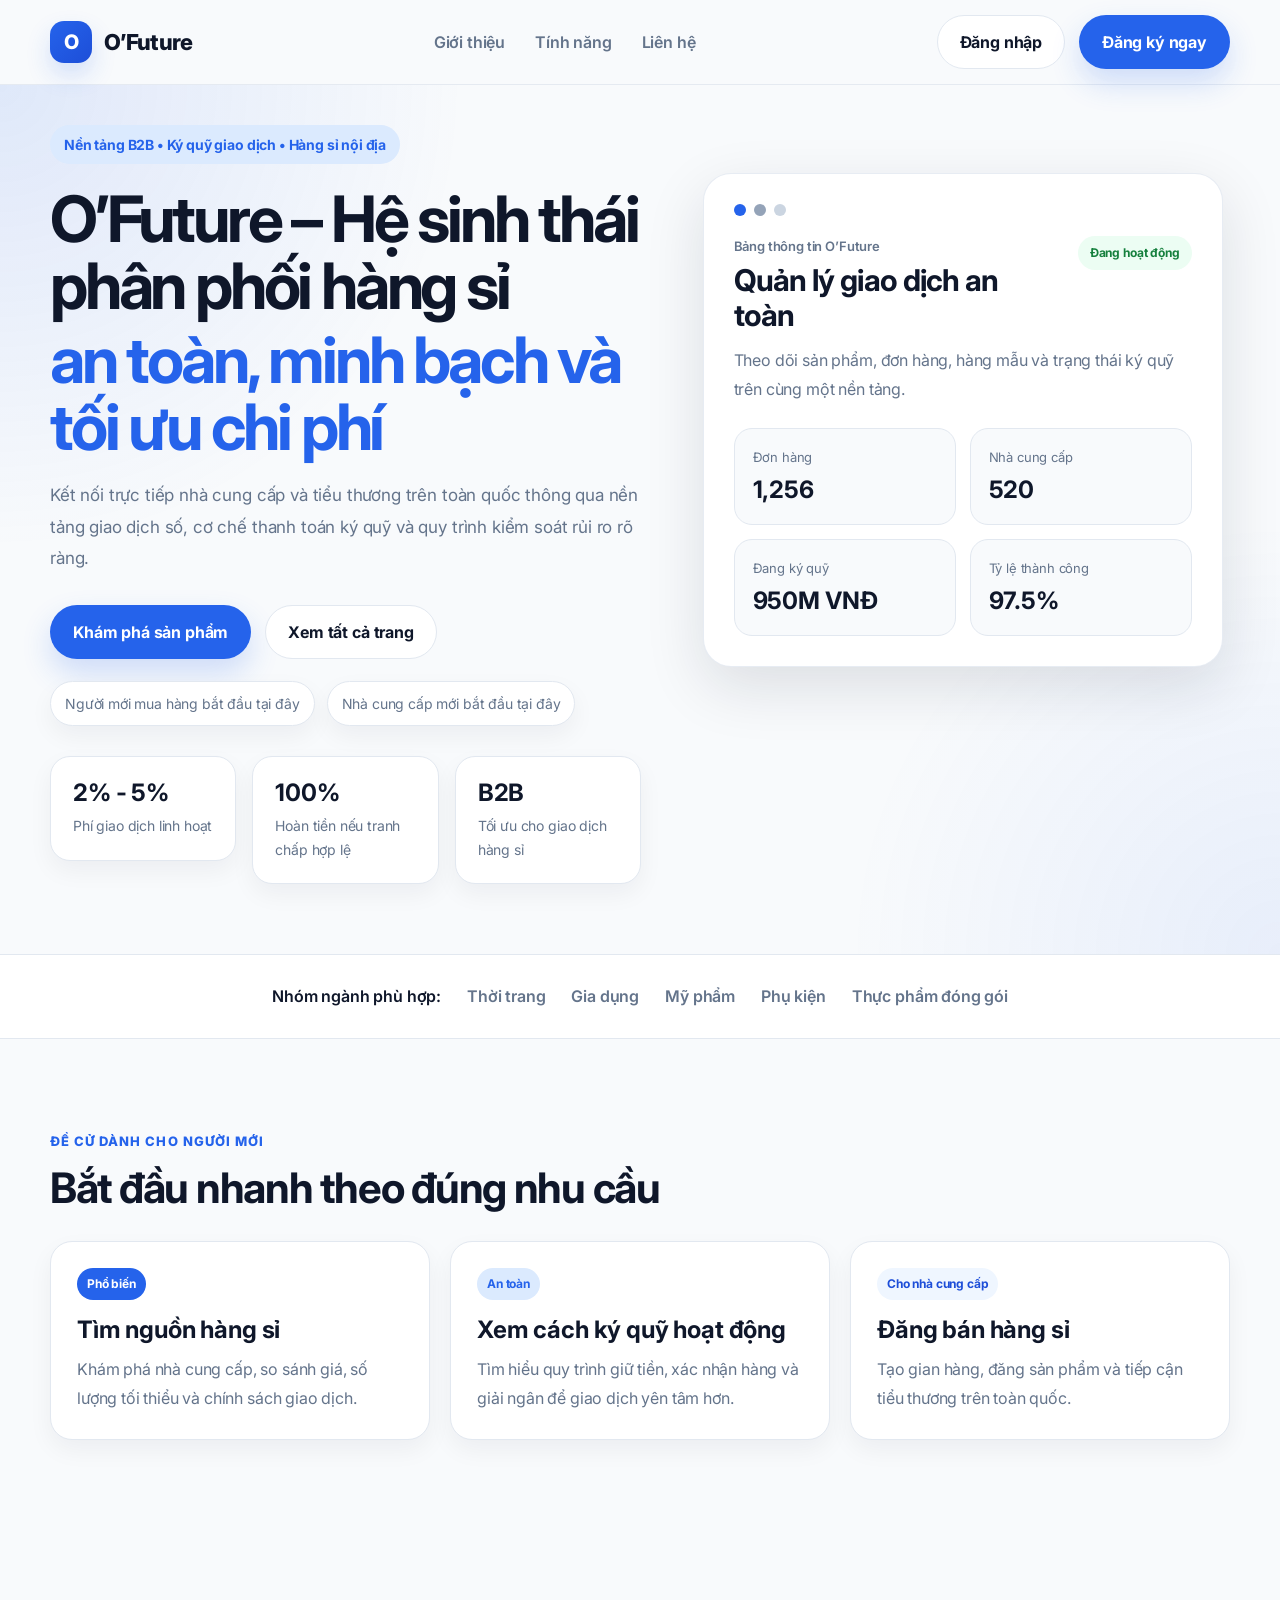
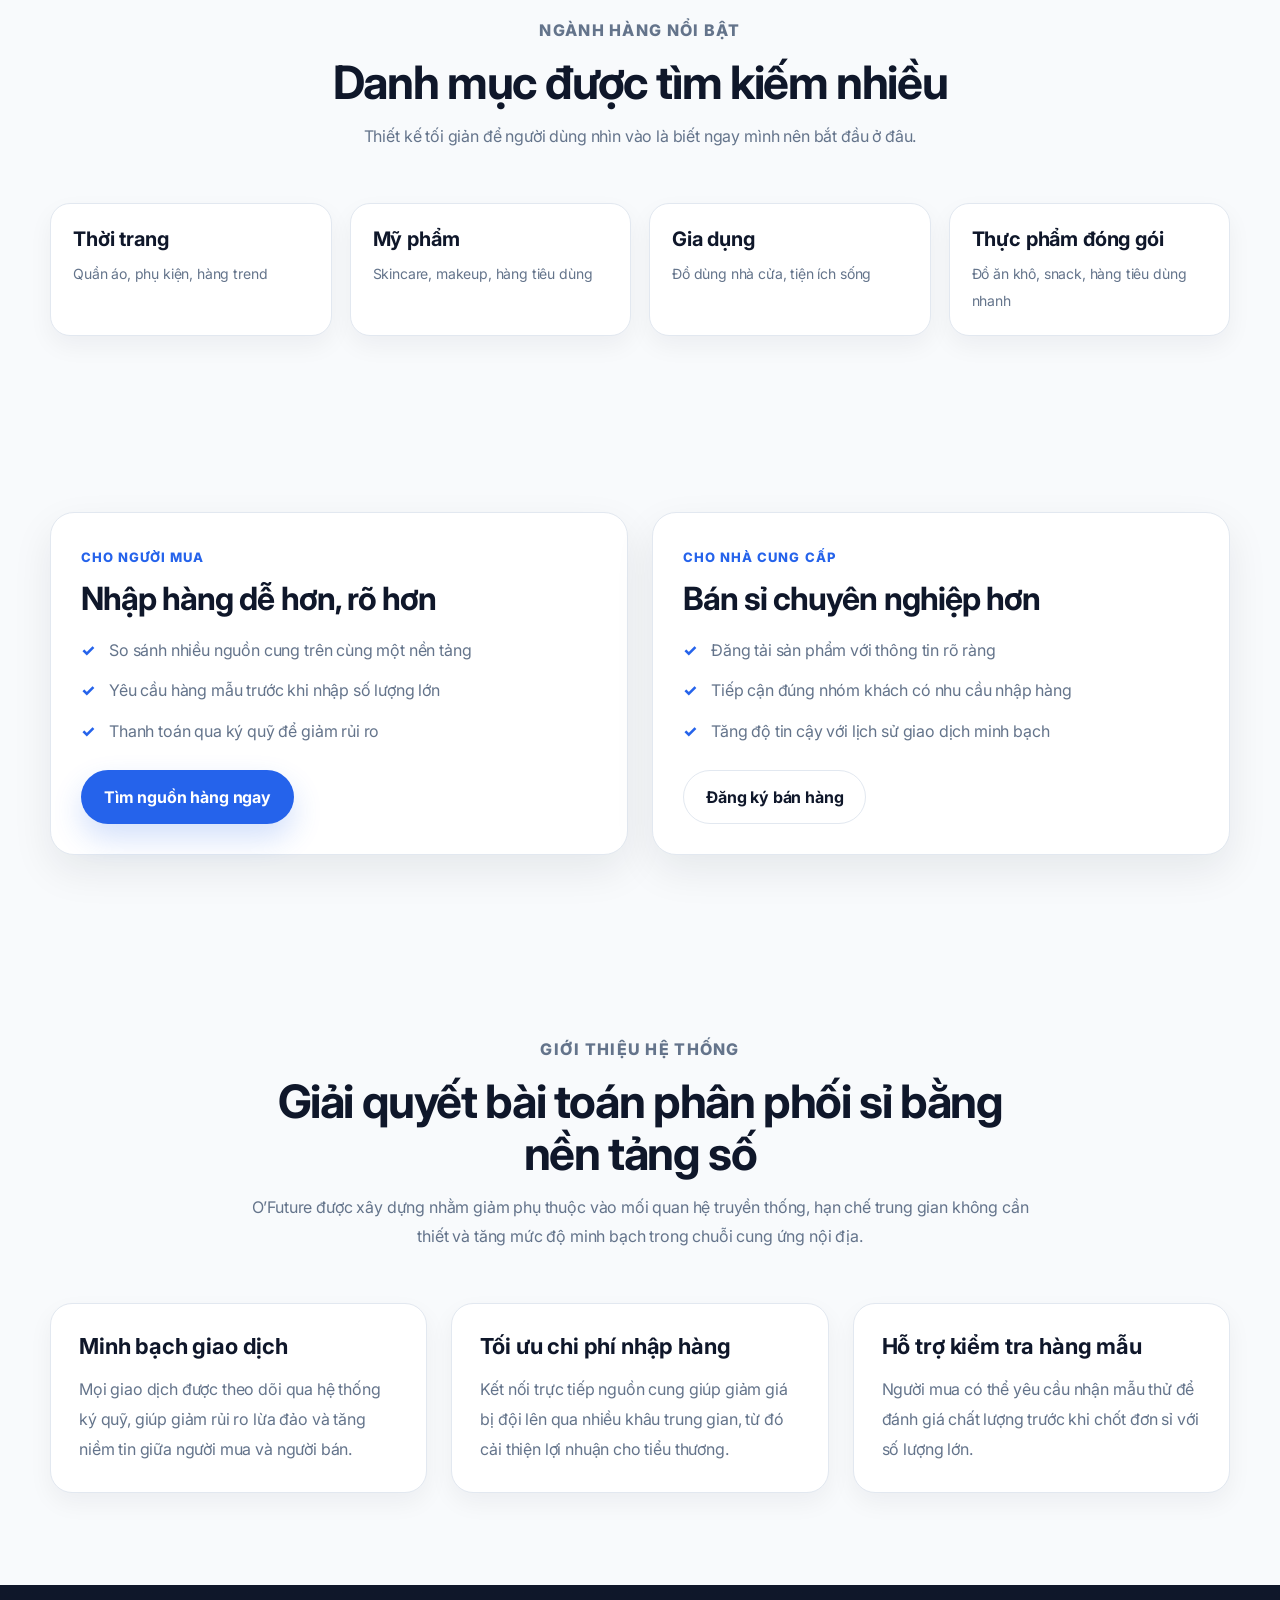
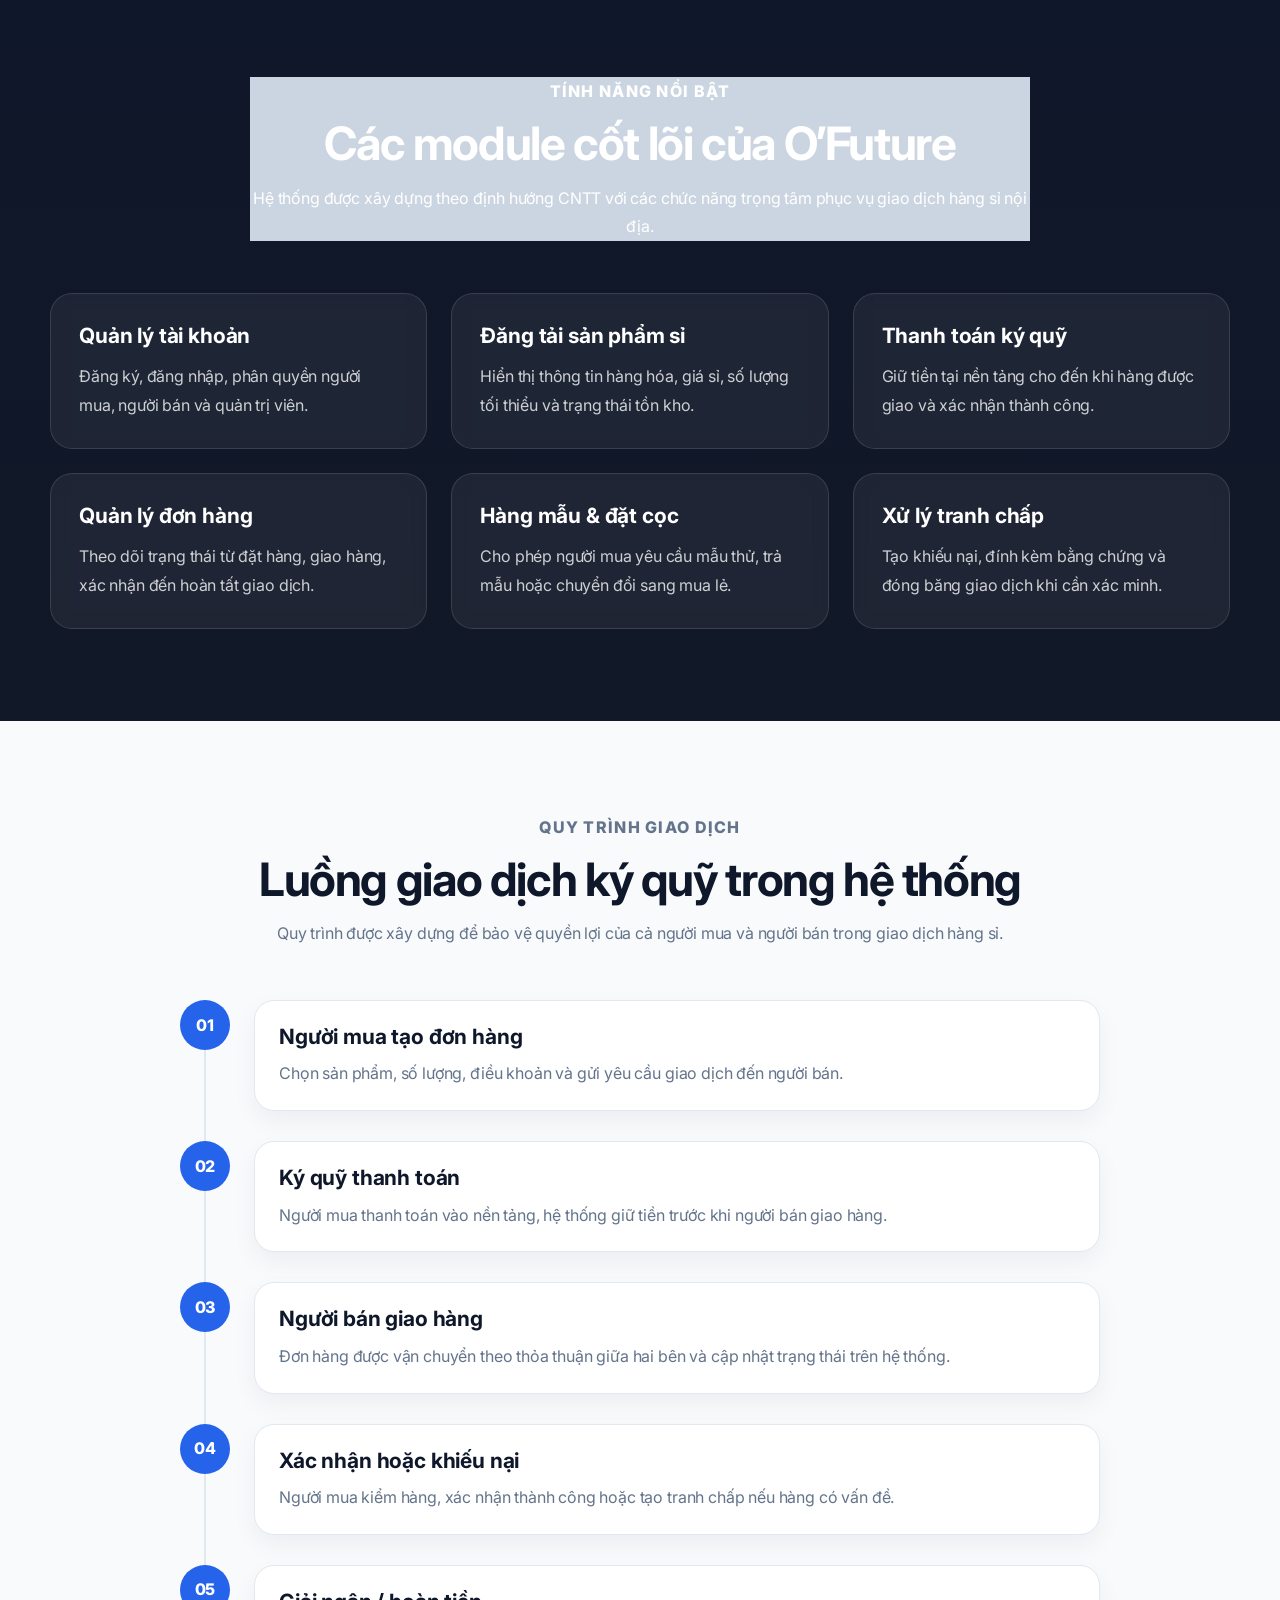
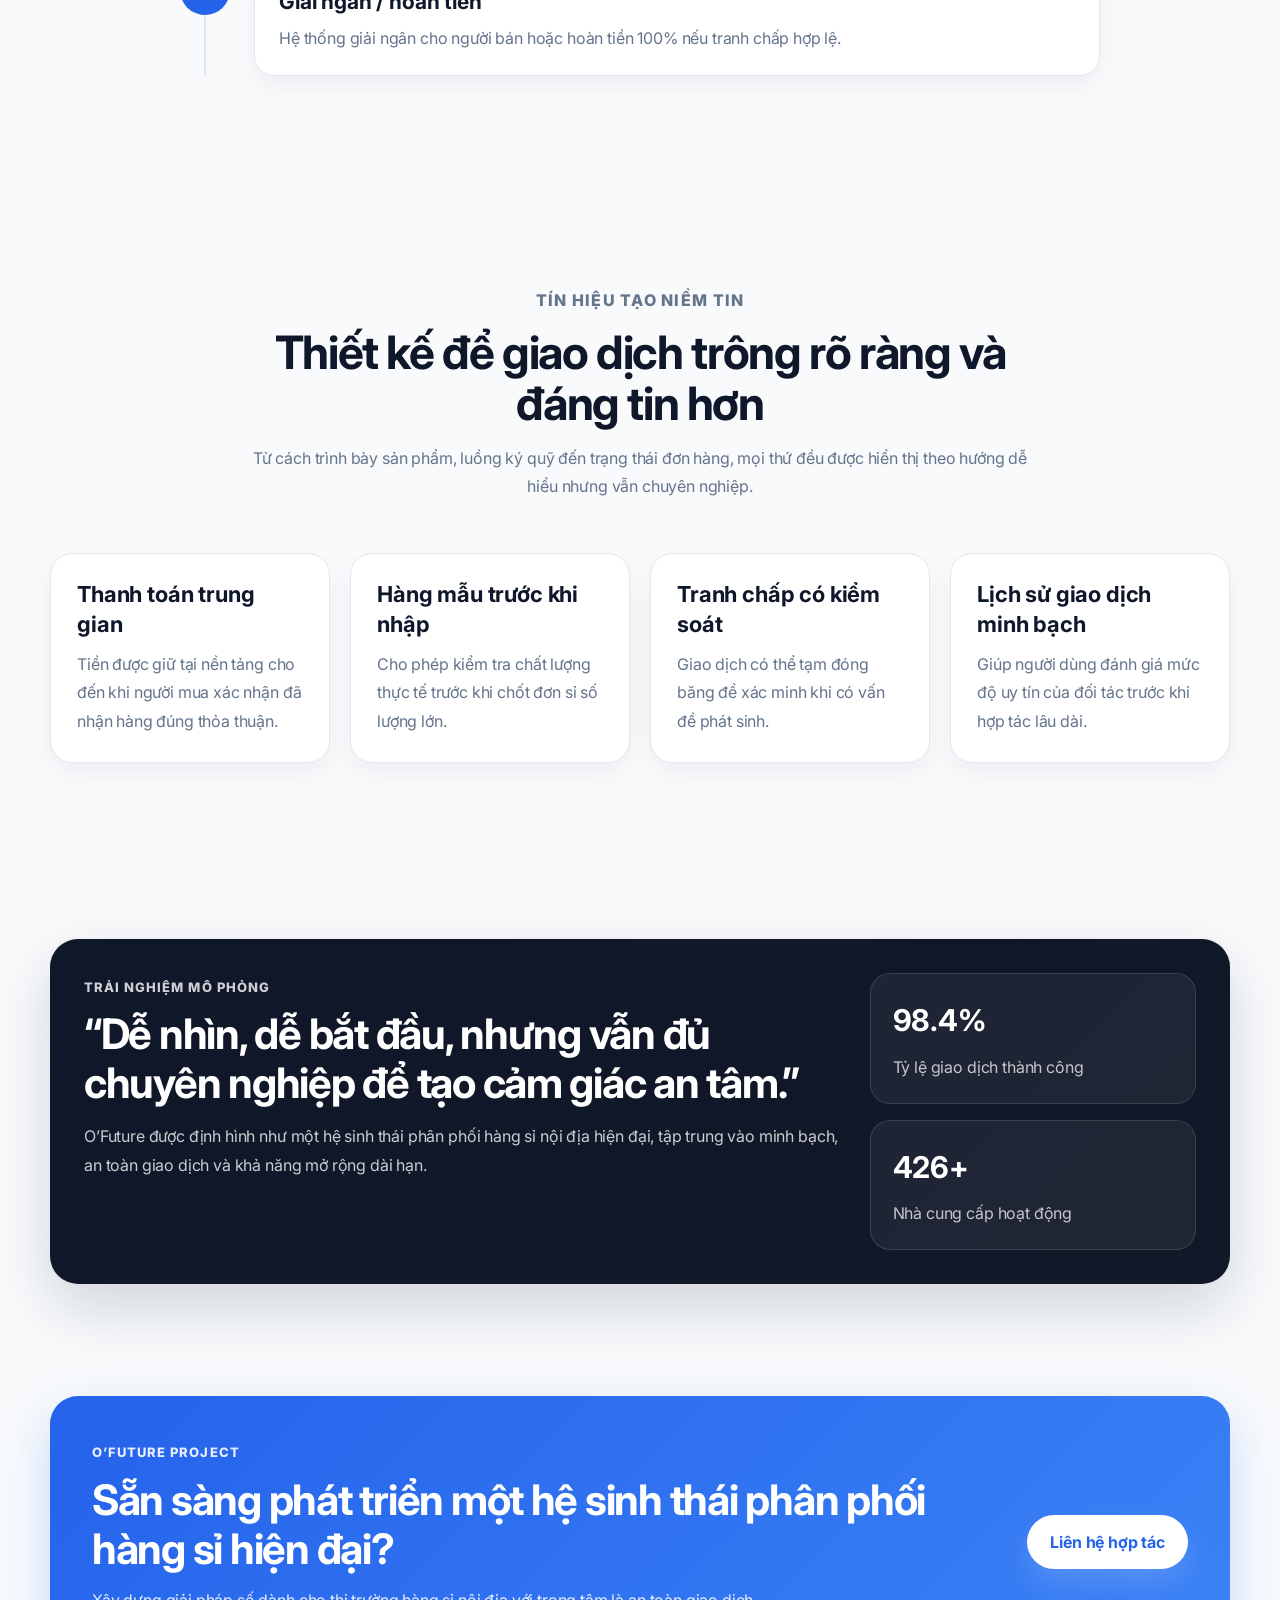
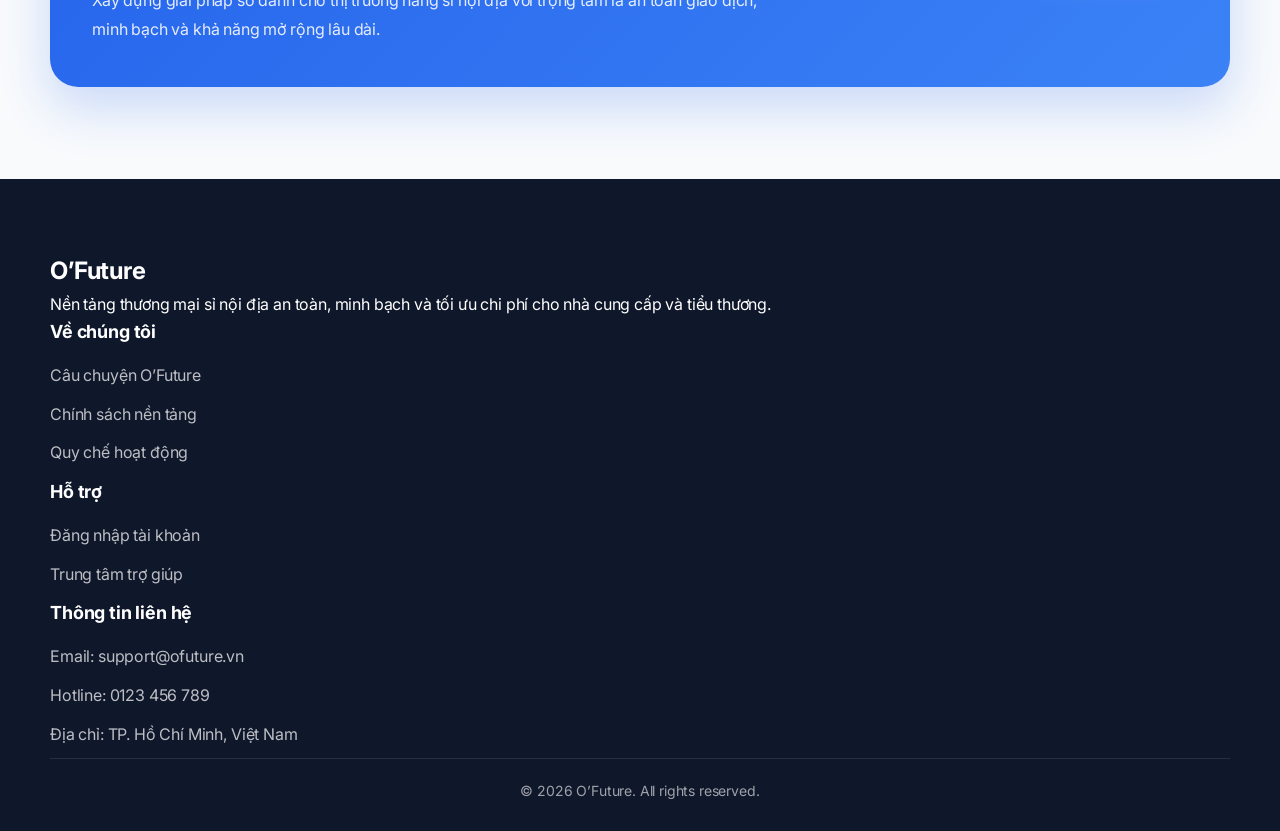
<file: ofuture-frontend/index.html>
<!DOCTYPE html>
<html lang="vi">
<head>
  <meta charset="UTF-8" />
  <meta name="viewport" content="width=device-width, initial-scale=1.0" />
  <title>O’Future - Hệ sinh thái phân phối hàng sỉ nội địa</title>
  <meta
    name="description"
    content="O’Future là hệ sinh thái phân phối hàng sỉ nội địa, kết nối nhà cung cấp và tiểu thương thông qua giao dịch minh bạch, ký quỹ an toàn và quy trình kiểm soát rủi ro rõ ràng."
  />
  <link rel="preconnect" href="https://fonts.googleapis.com" />
  <link rel="preconnect" href="https://fonts.gstatic.com" crossorigin />
  <link
    href="https://fonts.googleapis.com/css2?family=Inter:wght@400;500;600;700;800&display=swap"
    rel="stylesheet"
  />
  <link rel="stylesheet" href="dashboard-buyer/shared/style.css" />
</head>
<body>
  <header class="header">
    <div class="container nav">
      <a href="#" class="logo">
        <span class="logo-mark">O</span>
        <span class="logo-text">O’Future</span>
      </a>

      <nav class="menu">
        <a href="#about">Giới thiệu</a>
        <a href="#features">Tính năng</a>
        <a href="#contact">Liên hệ</a>
      </nav>

      <div class="header-actions">
        <a href="login.html" class="btn btn-outline" style="margin-right: 10px;">Đăng nhập</a>
        <a href="register.html" class="btn btn-primary">Đăng ký ngay</a>
      </div>
    </div>
  </header>

  <main>
    <!-- HERO -->
    <section class="hero">
      <div class="container hero-grid">
        <div class="hero-content">
          <p class="badge">Nền tảng B2B • Ký quỹ giao dịch • Hàng sỉ nội địa</p>

          <h1>
            O’Future – Hệ sinh thái phân phối hàng sỉ
            <span>an toàn, minh bạch và tối ưu chi phí</span>
          </h1>

          <p class="hero-text">
            Kết nối trực tiếp nhà cung cấp và tiểu thương trên toàn quốc thông qua
            nền tảng giao dịch số, cơ chế thanh toán ký quỹ và quy trình kiểm soát
            rủi ro rõ ràng.
          </p>

          <div class="hero-buttons">
            <a href="product.html" class="btn btn-primary">Khám phá sản phẩm</a>
            <a href="sitemap.html" class="btn btn-outline">Xem tất cả trang</a>
          </div>

          <div class="hero-hints">
            <a href="#new-user" class="hint-chip">Người mới mua hàng bắt đầu tại đây</a>
            <a href="#new-seller" class="hint-chip">Nhà cung cấp mới bắt đầu tại đây</a>
          </div>

          <div class="hero-stats">
            <a href="pr.html" class="stat-link">
              <div class="stat-card interactive-card">
                <h3>2% - 5%</h3>
                <p>Phí giao dịch linh hoạt</p>
              </div>
            </a>
            <a href="pr.html" class="stat-link">
              <div class="stat-card interactive-card">
                <h3>100%</h3>
                <p>Hoàn tiền nếu tranh chấp hợp lệ</p>
              </div>
            </a>
            <a href="pr.html" class="stat-link">
              <div class="stat-card interactive-card">
                <h3>B2B</h3>
                <p>Tối ưu cho giao dịch hàng sỉ</p>
              </div>
            </a>
          </div>
        </div>

        <div class="hero-visual">
          <div class="dashboard-shell">
            <div class="dashboard-card large-card">
              <div class="card-top">
                <span class="dot blue"></span>
                <span class="dot gray"></span>
                <span class="dot light"></span>
              </div>

              <div class="dashboard-header">
                <div>
                  <p class="dashboard-label">Bảng thông tin O’Future</p>
                  <h3>Quản lý giao dịch an toàn</h3>
                </div>
                <span class="status-pill">Đang hoạt động</span>
              </div>

              <p class="dashboard-desc">
                Theo dõi sản phẩm, đơn hàng, hàng mẫu và trạng thái ký quỹ trên cùng một nền tảng.
              </p>

              <div class="mini-panels">
                <div class="panel interactive-card">
                  <span>Đơn hàng</span>
                  <strong>1,256</strong>
                </div>
                <div class="panel interactive-card">
                  <span>Nhà cung cấp</span>
                  <strong>520</strong>
                </div>
                <div class="panel interactive-card">
                  <span>Đang ký quỹ</span>
                  <strong>950M VNĐ</strong>
                </div>
                <div class="panel interactive-card">
                  <span>Tỷ lệ thành công</span>
                  <strong>97.5%</strong>
                </div>
              </div>
            </div>

          </div>
        </div>
      </div>
    </section>

    <!-- INDUSTRIES -->
    <section class="partners">
      <div class="container partner-row">
        <span>Nhóm ngành phù hợp:</span>
        <p>Thời trang</p>
        <p>Gia dụng</p>
        <p>Mỹ phẩm</p>
        <p>Phụ kiện</p>
        <p>Thực phẩm đóng gói</p>
      </div>
    </section>

    <!-- QUICK START -->
    <section class="recommend-section" id="new-user">
      <div class="container">
        <div class="section-top">
          <div>
            <p class="section-tag">ĐỀ CỬ DÀNH CHO NGƯỜI MỚI</p>
            <h2>Bắt đầu nhanh theo đúng nhu cầu</h2>
          </div>
        </div>

        <div class="recommend-grid">
          <a href="#" class="recommend-card interactive-card">
            <span class="recommend-badge">Phổ biến</span>
            <h3>Tìm nguồn hàng sỉ</h3>
            <p>Khám phá nhà cung cấp, so sánh giá, số lượng tối thiểu và chính sách giao dịch.</p>
          </a>

          <a href="#workflow" class="recommend-card interactive-card">
            <span class="recommend-badge soft">An toàn</span>
            <h3>Xem cách ký quỹ hoạt động</h3>
            <p>Tìm hiểu quy trình giữ tiền, xác nhận hàng và giải ngân để giao dịch yên tâm hơn.</p>
          </a>

          <a href="#new-seller" class="recommend-card interactive-card">
            <span class="recommend-badge light">Cho nhà cung cấp</span>
            <h3>Đăng bán hàng sỉ</h3>
            <p>Tạo gian hàng, đăng sản phẩm và tiếp cận tiểu thương trên toàn quốc.</p>
          </a>
        </div>
      </div>
    </section>

    <!-- CATEGORIES -->
    <section class="category-section">
      <div class="container section-header">
        <p class="section-tag">NGÀNH HÀNG NỔI BẬT</p>
        <h2>Danh mục được tìm kiếm nhiều</h2>
        <p>Thiết kế tối giản để người dùng nhìn vào là biết ngay mình nên bắt đầu ở đâu.</p>
      </div>

      <div class="container category-grid">
        <a href="#" class="category-card interactive-card">
          <strong>Thời trang</strong>
          <span>Quần áo, phụ kiện, hàng trend</span>
        </a>
        <a href="#" class="category-card interactive-card">
          <strong>Mỹ phẩm</strong>
          <span>Skincare, makeup, hàng tiêu dùng</span>
        </a>
        <a href="#" class="category-card interactive-card">
          <strong>Gia dụng</strong>
          <span>Đồ dùng nhà cửa, tiện ích sống</span>
        </a>
        <a href="#" class="category-card interactive-card">
          <strong>Thực phẩm đóng gói</strong>
          <span>Đồ ăn khô, snack, hàng tiêu dùng nhanh</span>
        </a>
      </div>
    </section>

    <!-- NEW USER / NEW SELLER -->
    <section class="audience-section">
      <div class="container audience-grid">
        <div class="audience-card" id="new-buyer">
          <p class="section-tag">CHO NGƯỜI MUA</p>
          <h3>Nhập hàng dễ hơn, rõ hơn</h3>
          <ul class="feature-list">
            <li>So sánh nhiều nguồn cung trên cùng một nền tảng</li>
            <li>Yêu cầu hàng mẫu trước khi nhập số lượng lớn</li>
            <li>Thanh toán qua ký quỹ để giảm rủi ro</li>
          </ul>
          <a href="#" class="btn btn-primary">Tìm nguồn hàng ngay</a>
        </div>

        <div class="audience-card" id="new-seller">
          <p class="section-tag">CHO NHÀ CUNG CẤP</p>
          <h3>Bán sỉ chuyên nghiệp hơn</h3>
          <ul class="feature-list">
            <li>Đăng tải sản phẩm với thông tin rõ ràng</li>
            <li>Tiếp cận đúng nhóm khách có nhu cầu nhập hàng</li>
            <li>Tăng độ tin cậy với lịch sử giao dịch minh bạch</li>
          </ul>
          <a href="#" class="btn btn-outline">Đăng ký bán hàng</a>
        </div>
      </div>
    </section>

    <!-- ABOUT -->
    <section class="section" id="about">
      <div class="container section-header">
        <p class="section-tag">GIỚI THIỆU HỆ THỐNG</p>
        <h2>Giải quyết bài toán phân phối sỉ bằng nền tảng số</h2>
        <p>
          O’Future được xây dựng nhằm giảm phụ thuộc vào mối quan hệ truyền thống,
          hạn chế trung gian không cần thiết và tăng mức độ minh bạch trong chuỗi
          cung ứng nội địa.
        </p>
      </div>

      <div class="container about-grid">
        <div class="info-card interactive-card">
          <h3>Minh bạch giao dịch</h3>
          <p>
            Mọi giao dịch được theo dõi qua hệ thống ký quỹ, giúp giảm rủi ro lừa đảo
            và tăng niềm tin giữa người mua và người bán.
          </p>
        </div>

        <div class="info-card interactive-card">
          <h3>Tối ưu chi phí nhập hàng</h3>
          <p>
            Kết nối trực tiếp nguồn cung giúp giảm giá bị đội lên qua nhiều khâu trung gian,
            từ đó cải thiện lợi nhuận cho tiểu thương.
          </p>
        </div>

        <div class="info-card interactive-card">
          <h3>Hỗ trợ kiểm tra hàng mẫu</h3>
          <p>
            Người mua có thể yêu cầu nhận mẫu thử để đánh giá chất lượng trước khi
            chốt đơn sỉ với số lượng lớn.
          </p>
        </div>
      </div>
    </section>

    <!-- FEATURES -->
    <section class="section dark-section" id="features">
      <div class="container section-header light">
        <p class="section-tag">TÍNH NĂNG NỔI BẬT</p>
        <h2>Các module cốt lõi của O’Future</h2>
        <p>
          Hệ thống được xây dựng theo định hướng CNTT với các chức năng trọng tâm
          phục vụ giao dịch hàng sỉ nội địa.
        </p>
      </div>

      <div class="container feature-grid">
        <div class="feature-card interactive-card">
          <h3>Quản lý tài khoản</h3>
          <p>Đăng ký, đăng nhập, phân quyền người mua, người bán và quản trị viên.</p>
        </div>

        <div class="feature-card interactive-card">
          <h3>Đăng tải sản phẩm sỉ</h3>
          <p>Hiển thị thông tin hàng hóa, giá sỉ, số lượng tối thiểu và trạng thái tồn kho.</p>
        </div>

        <div class="feature-card interactive-card">
          <h3>Thanh toán ký quỹ</h3>
          <p>Giữ tiền tại nền tảng cho đến khi hàng được giao và xác nhận thành công.</p>
        </div>

        <div class="feature-card interactive-card">
          <h3>Quản lý đơn hàng</h3>
          <p>Theo dõi trạng thái từ đặt hàng, giao hàng, xác nhận đến hoàn tất giao dịch.</p>
        </div>

        <div class="feature-card interactive-card">
          <h3>Hàng mẫu & đặt cọc</h3>
          <p>Cho phép người mua yêu cầu mẫu thử, trả mẫu hoặc chuyển đổi sang mua lẻ.</p>
        </div>

        <div class="feature-card interactive-card">
          <h3>Xử lý tranh chấp</h3>
          <p>Tạo khiếu nại, đính kèm bằng chứng và đóng băng giao dịch khi cần xác minh.</p>
        </div>
      </div>
    </section>

    <!-- WORKFLOW -->
    <section class="section" id="workflow">
      <div class="container section-header">
        <p class="section-tag">QUY TRÌNH GIAO DỊCH</p>
        <h2>Luồng giao dịch ký quỹ trong hệ thống</h2>
        <p>
          Quy trình được xây dựng để bảo vệ quyền lợi của cả người mua và người bán
          trong giao dịch hàng sỉ.
        </p>
      </div>

      <div class="container timeline">
        <div class="timeline-item">
          <div class="step-number">01</div>
          <div class="step-content">
            <h3>Người mua tạo đơn hàng</h3>
            <p>Chọn sản phẩm, số lượng, điều khoản và gửi yêu cầu giao dịch đến người bán.</p>
          </div>
        </div>

        <div class="timeline-item">
          <div class="step-number">02</div>
          <div class="step-content">
            <h3>Ký quỹ thanh toán</h3>
            <p>Người mua thanh toán vào nền tảng, hệ thống giữ tiền trước khi người bán giao hàng.</p>
          </div>
        </div>

        <div class="timeline-item">
          <div class="step-number">03</div>
          <div class="step-content">
            <h3>Người bán giao hàng</h3>
            <p>Đơn hàng được vận chuyển theo thỏa thuận giữa hai bên và cập nhật trạng thái trên hệ thống.</p>
          </div>
        </div>

        <div class="timeline-item">
          <div class="step-number">04</div>
          <div class="step-content">
            <h3>Xác nhận hoặc khiếu nại</h3>
            <p>Người mua kiểm hàng, xác nhận thành công hoặc tạo tranh chấp nếu hàng có vấn đề.</p>
          </div>
        </div>

        <div class="timeline-item">
          <div class="step-number">05</div>
          <div class="step-content">
            <h3>Giải ngân / hoàn tiền</h3>
            <p>Hệ thống giải ngân cho người bán hoặc hoàn tiền 100% nếu tranh chấp hợp lệ.</p>
          </div>
        </div>
      </div>
    </section>

    <!-- TRUST -->
    <section class="trust-section" id="trust">
      <div class="container section-header">
        <p class="section-tag">TÍN HIỆU TẠO NIỀM TIN</p>
        <h2>Thiết kế để giao dịch trông rõ ràng và đáng tin hơn</h2>
        <p>
          Từ cách trình bày sản phẩm, luồng ký quỹ đến trạng thái đơn hàng, mọi thứ đều được hiển thị
          theo hướng dễ hiểu nhưng vẫn chuyên nghiệp.
        </p>
      </div>

      <div class="container trust-grid">
        <div class="trust-card interactive-card">
          <h3>Thanh toán trung gian</h3>
          <p>Tiền được giữ tại nền tảng cho đến khi người mua xác nhận đã nhận hàng đúng thỏa thuận.</p>
        </div>
        <div class="trust-card interactive-card">
          <h3>Hàng mẫu trước khi nhập</h3>
          <p>Cho phép kiểm tra chất lượng thực tế trước khi chốt đơn sỉ số lượng lớn.</p>
        </div>
        <div class="trust-card interactive-card">
          <h3>Tranh chấp có kiểm soát</h3>
          <p>Giao dịch có thể tạm đóng băng để xác minh khi có vấn đề phát sinh.</p>
        </div>
        <div class="trust-card interactive-card">
          <h3>Lịch sử giao dịch minh bạch</h3>
          <p>Giúp người dùng đánh giá mức độ uy tín của đối tác trước khi hợp tác lâu dài.</p>
        </div>
      </div>
    </section>

    <!-- REVIEW STRIP -->
    <section class="review-section">
      <div class="container">
        <div class="review-box">
          <div class="review-content">
            <p class="section-tag review-tag">TRẢI NGHIỆM MÔ PHỎNG</p>
            <h2>“Dễ nhìn, dễ bắt đầu, nhưng vẫn đủ chuyên nghiệp để tạo cảm giác an tâm.”</h2>
            <p>
              O’Future được định hình như một hệ sinh thái phân phối hàng sỉ nội địa hiện đại,
              tập trung vào minh bạch, an toàn giao dịch và khả năng mở rộng dài hạn.
            </p>
          </div>

          <div class="review-side">
            <div class="mini-stat interactive-card">
              <strong>98.4%</strong>
              <span>Tỷ lệ giao dịch thành công</span>
            </div>
            <div class="mini-stat interactive-card">
              <strong>426+</strong>
              <span>Nhà cung cấp hoạt động</span>
            </div>
          </div>
        </div>
      </div>
    </section>

    <!-- CTA -->
    <section class="section cta-section">
      <div class="container cta-box">
        <div>
          <p class="section-tag cta-tag">O’FUTURE PROJECT</p>
          <h2>Sẵn sàng phát triển một hệ sinh thái phân phối hàng sỉ hiện đại?</h2>
          <p>
            Xây dựng giải pháp số dành cho thị trường hàng sỉ nội địa với trọng tâm là
            an toàn giao dịch, minh bạch và khả năng mở rộng lâu dài.
          </p>
        </div>
        <a href="#" class="btn btn-light">Liên hệ hợp tác</a>
      </div>
    </section>
  </main>

  <footer class="footer" id="contact">
    <div class="container footer-inner">
      <div class="footer-brand">
        <h2>O’Future</h2>
        <p>Nền tảng thương mại sỉ nội địa an toàn, minh bạch và tối ưu chi phí cho nhà cung cấp và tiểu thương.</p>
      </div>
      <div>
        <h4>Về chúng tôi</h4>
        <ul>
          <li><a href="#about">Câu chuyện O’Future</a></li>
          <li><a href="#features">Chính sách nền tảng</a></li>
          <li><a href="#rules">Quy chế hoạt động</a></li>
        </ul>
      </div>
      <div>
        <h4>Hỗ trợ</h4>
        <ul>
          <li><a href="login.html">Đăng nhập tài khoản</a></li>
          <li><a href="#">Trung tâm trợ giúp</a></li>
        </ul>
      </div>
      <div>
        <h4>Thông tin liên hệ</h4>
        <ul>
          <li>Email: support@ofuture.vn</li>
          <li>Hotline: 0123 456 789</li>
          <li>Địa chỉ: TP. Hồ Chí Minh, Việt Nam</li>
        </ul>
      </div>
    </div>
    <div class="container footer-bottom">
      <p>© 2026 O’Future. All rights reserved.</p>
    </div>
  </footer>

  <script src="dashboard-buyer/shared/api.js"></script>
  <script>
    (function(){
      const slider = document.querySelector('.dashboard-slider');
      if (!slider) return;
      const slides = slider.children;
      let current = 0;
      function update() {
        slider.style.transform = `translateX(-${current * 100}%)`;
      }
      document.querySelector('.dash-next').addEventListener('click', () => {
        current = (current + 1) % slides.length;
        update();
      });
      document.querySelector('.dash-prev').addEventListener('click', () => {
        current = (current - 1 + slides.length) % slides.length;
        update();
      });
    })();
  </script>
</body>
</html>
</file>
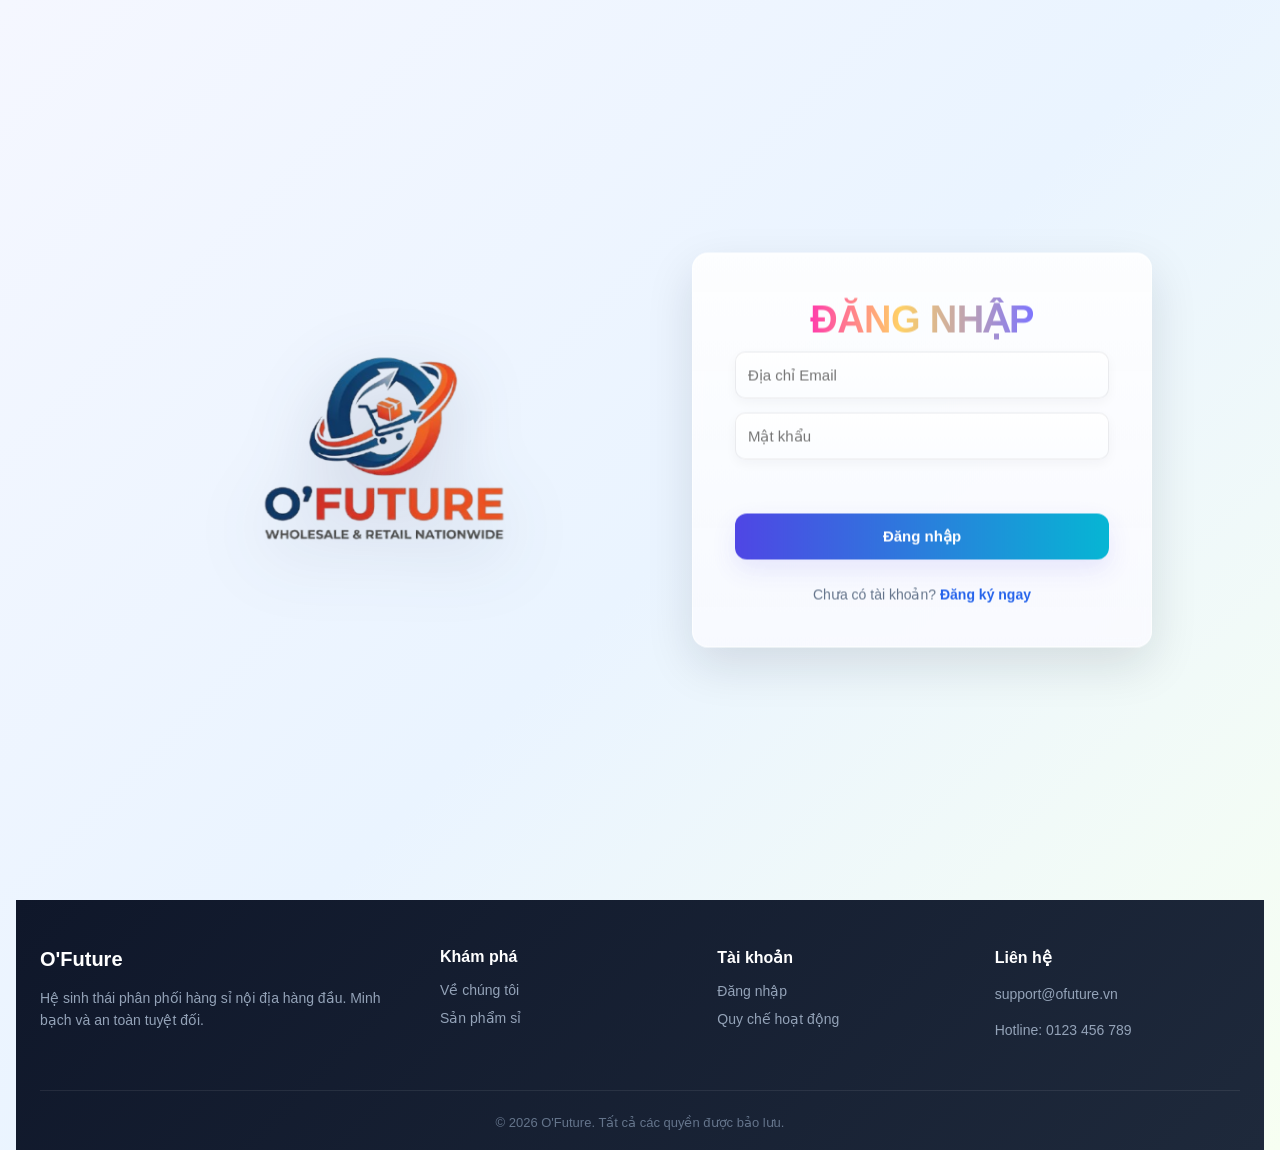
<file: ofuture-frontend/dashboard-buyer/buyer-cart/index.html>
<!DOCTYPE html>
<html lang="vi">
<head>
  <meta charset="UTF-8">
  <meta name="viewport" content="width=device-width, initial-scale=1.0">
  <title>Giỏ hàng | O'Future</title>
  <link rel="stylesheet" href="../shared/buyer.css">
  <link rel="stylesheet" href="style.css">
</head>
<body>
  <div class="layout">
    <aside class="sidebar">
      <div class="brand">O'<span>Future</span></div>
      <nav class="nav">
        <!-- <a href="../buyer-home/index.html">Dashboard</a> -->
        <a href="../buyer-products/index.html">Sản phẩm</a>
        <a class="active" href="index.html">Giỏ hàng</a>
        <!-- <a href="../buyer-checkout/index.html">Thanh toán</a> -->
        <a href="../buyer-orders/index.html">Lịch sử Đơn hàng</a>
        <a href="../buyer-disputes/index.html">Tranh chấp</a>
        <a href="../buyer-profile/index.html">Tài khoản</a>
        <a href="../buyer-contact/index.html">Hỗ trợ</a>
        <!-- <a href="../buyer-reviews/index.html">Đánh giá</a> -->
        <a href="../buyer-wallet/index.html">Ví tiền</a>
      </nav>
    </aside>

    <main class="main">
      <div class="topbar">
        <button class="btn btn-outline" onclick="window.history.back()" style="padding: 6px 12px; font-size: 14px;">← Quay lại</button>
        <div class="top-actions">
          <a href="index.html" class="cart-icon-wrapper" style="text-decoration: none; position: relative; margin-right: 15px; font-size: 24px;">
            🛒 <span id="cartBadge" style="position: absolute; top: -8px; right: -12px; background: #ef4444; color: white; border-radius: 50%; padding: 2px 6px; font-size: 12px; font-weight: bold;">0</span>
          </a>
          <div class="avatar" id="userAvatar">U</div>
        </div>
      </div>

      <div class="page-header">
        <h1>Giỏ hàng của bạn</h1>
        <p>Kiểm tra lại số lượng sản phẩm trước khi tiến hành thanh toán.</p>
      </div>

      <div class="cart-layout">
        <div class="cart-items-container" id="cartList">
          <p class="loading">Đang tải giỏ hàng...</p>
        </div>

        <div class="cart-summary card">
          <h2>Tổng quan đơn hàng</h2>
          
          <div class="summary-row">
            <span>Tạm tính (Subtotal)</span>
            <strong id="subtotalPrice">0 đ</strong>
          </div>

          <div class="summary-row">
            <span>Phí nền tảng (2.5%)</span>
            <strong id="platformFee">0 đ</strong>
          </div>

          <div class="summary-divider"></div>

          <div class="summary-row total">
            <span>Tổng thanh toán</span>
            <strong id="totalPrice" style="color: #e11d48; font-size: 24px;">0 đ</strong>
          </div>

          <button id="checkoutBtn" onclick="proceedToCheckout()" class="btn btn-primary" style="width: 100%; padding: 14px; font-size: 16px; margin-top: 20px;">
            Tiến hành Thanh toán
          </button>

          <a href="../buyer-products/index.html" class="btn btn-outline" style="width: 100%; padding: 14px; font-size: 16px; margin-top: 12px; text-align: center; display: block;">
            Tiếp tục mua sắm
          </a>
        </div>
      </div>
    </main>
  </div>

  <div id="toast-container"></div>
  <script src="../shared/api.js"></script>
  <script src="../shared/chat-widget.js"></script>
  <script src="script.js"></script>
</body>
</html>
</file>
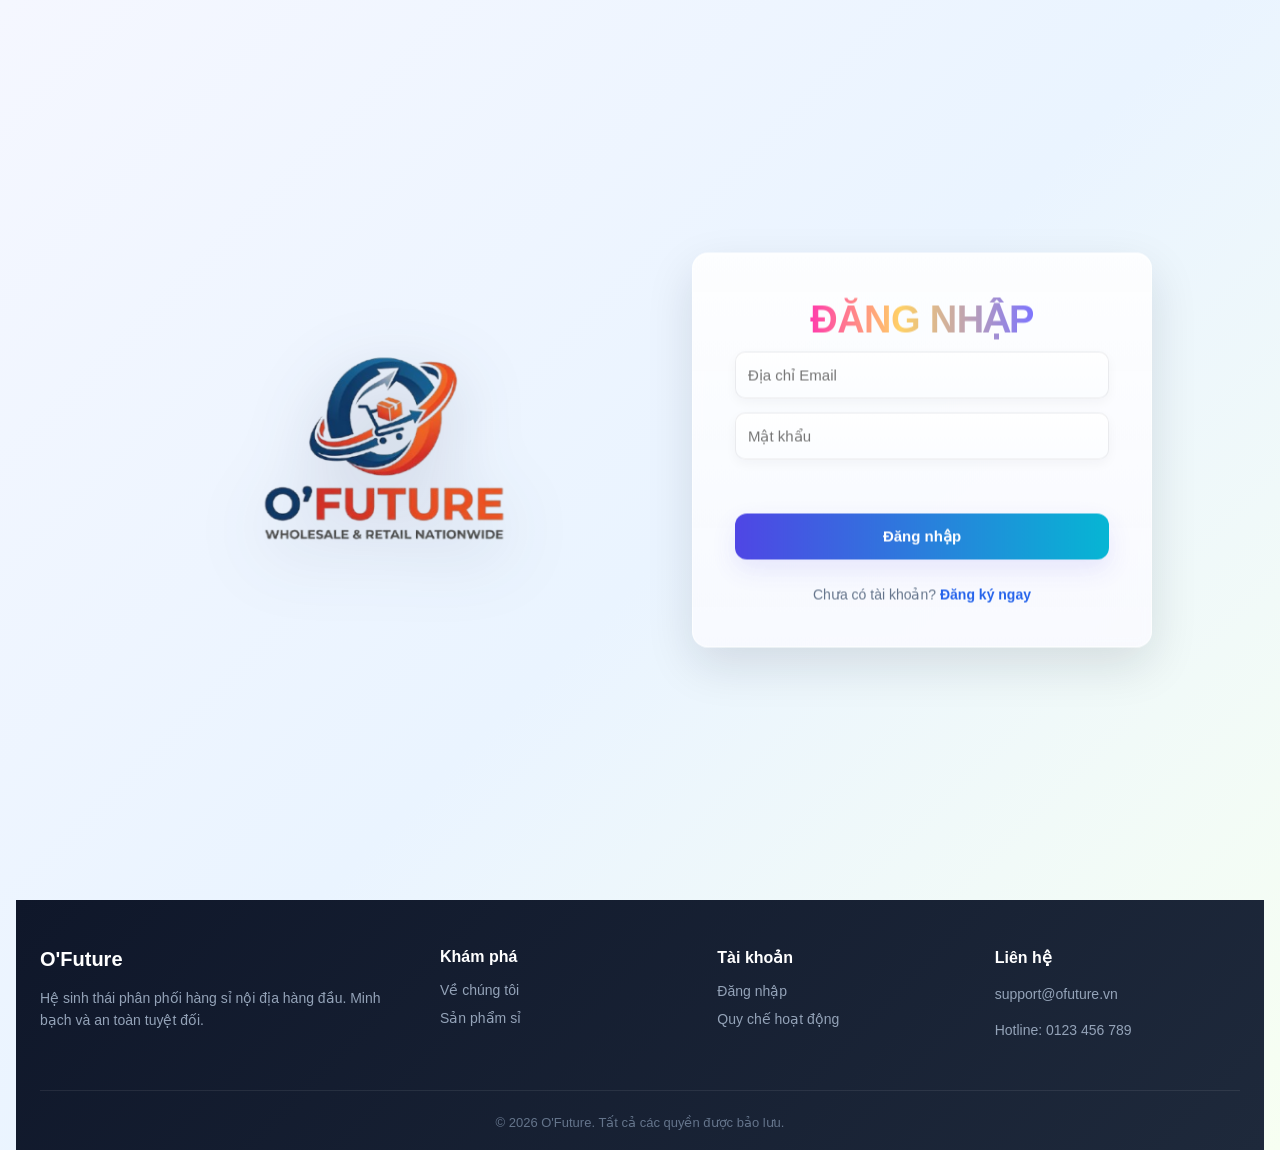
<file: ofuture-frontend/dashboard-buyer/buyer-checkout/index.html>
<!DOCTYPE html>
<html lang="vi">
<head>
  <meta charset="UTF-8">
  <meta name="viewport" content="width=device-width, initial-scale=1.0">
  <title>Thanh toán | O'Future</title>
  <link rel="stylesheet" href="../shared/buyer.css">
  <link rel="stylesheet" href="style.css">
</head>
<body>
  <div class="layout">
    <aside class="sidebar">
      <div class="brand">O'<span>Future</span></div>
      <nav class="nav">
        <!-- <a href="../buyer-home/index.html">Dashboard</a> -->
        <a href="../buyer-products/index.html">Sản phẩm</a>
        <a href="../buyer-cart/index.html">Giỏ hàng</a>
        <a class="active" href="index.html">Thanh toán</a>
        <a href="../buyer-orders/index.html">Lịch sử Đơn hàng</a>
        <a href="../buyer-disputes/index.html">Tranh chấp</a>
        <a href="../buyer-profile/index.html">Tài khoản</a>
        <a href="../buyer-contact/index.html">Hỗ trợ</a>
        <!-- <a href="../buyer-reviews/index.html">Đánh giá</a> -->
        <a href="../buyer-wallet/index.html">Ví tiền</a>
      </nav>
    </aside>

    <main class="main">
      <div class="topbar">
        <button class="btn btn-outline" onclick="window.history.back()" style="padding: 6px 12px; font-size: 14px;">← Quay lại Giỏ hàng</button>
        <div class="top-actions">
          <div class="avatar" id="userAvatar">U</div>
        </div>
      </div>

      <div class="page-header">
        <h1>Thanh toán an toàn</h1>
        <p>Hoàn tất thông tin giao hàng và chọn phương thức thanh toán bảo vệ ký quỹ.</p>
      </div>

      <div class="checkout-layout">
        <div class="checkout-form">
          <div class="card section-card">
            <h2>1. Địa chỉ giao hàng</h2>
            <div class="form-grid">
              <div class="form-group full-width">
                <label>Đường / Số nhà / Tòa nhà *</label>
                <input type="text" id="addressStreet" class="form-control" placeholder="VD: 123 Lê Lợi, Phường Bến Thành" required>
              </div>
              <div class="form-group">
                <label>Thành phố / Tỉnh *</label>
                <input type="text" id="addressCity" class="form-control" placeholder="VD: TP. Hồ Chí Minh" required>
              </div>
              <div class="form-group">
                <label>Mã bưu điện (ZIP) *</label>
                <input type="text" id="addressZip" class="form-control" placeholder="VD: 700000" required>
              </div>
              <div class="form-group full-width">
                <label>Quốc gia</label>
                <input type="text" id="addressCountry" class="form-control" value="Việt Nam" readonly style="background: #f1f5f9;">
              </div>
            </div>
          </div>

          <div class="card section-card">
            <h2>2. Phương thức thanh toán</h2>
            <div class="payment-methods">
              <label class="payment-option">
                <input type="radio" name="paymentMethod" value="momo" checked>
                <div class="option-content">
                  <span class="icon">📱</span>
                  <div class="text">
                    <strong>Ví MoMo / Quét mã MoMo</strong>
                    <p>Thanh toán siêu tốc, tự động cập nhật hệ thống</p>
                  </div>
                </div>
              </label>

              <label class="payment-option">
                <input type="radio" name="paymentMethod" value="wallet">
                <div class="option-content">
                  <span class="icon">💳</span>
                  <div class="text">
                    <strong>Ví O'Future Nội bộ</strong>
                    <p>Thanh toán trực tiếp, trừ vào số dư hiện tại của bạn</p>
                  </div>
                </div>
              </label>

              <label class="payment-option">
                <input type="radio" name="paymentMethod" value="qr">
                <div class="option-content">
                  <span class="icon">🏦</span>
                  <div class="text">
                    <strong>Chuyển khoản VietQR (Ký quỹ O'Future)</strong>
                    <p>Bảo vệ 100% số tiền, hoàn tiền nếu hàng lỗi</p>
                  </div>
                </div>
              </label>
            </div>
          </div>
        </div>

        <div class="checkout-summary card">
          <h2>Đơn hàng của bạn</h2>
          <div id="orderItems" class="order-items-list">
            <p class="muted">Đang tải...</p>
          </div>
          
          <div class="summary-divider"></div>

          <div class="summary-row">
            <span>Tạm tính</span>
            <strong id="subtotalPrice">0 đ</strong>
          </div>
          <div class="summary-row">
            <span>Phí nền tảng (2.5%)</span>
            <strong id="platformFee">0 đ</strong>
          </div>
          <div class="summary-row">
            <span>Phí vận chuyển (Mặc định)</span>
            <strong id="shippingFee">30.000 đ</strong>
          </div>

          <div class="summary-divider"></div>

          <div class="summary-row total">
            <span>Tổng thanh toán</span>
            <strong id="totalPrice" style="color: #e11d48; font-size: 24px;">0 đ</strong>
          </div>

          <button id="placeOrderBtn" onclick="handlePlaceOrder()" class="btn btn-primary" style="width: 100%; padding: 16px; font-size: 18px; margin-top: 20px;">
            Xác nhận Đặt hàng
          </button>
        </div>
      </div>
    </main>
  </div>

  <div id="qrModal" class="modal">
    <div class="modal-content" style="text-align: center; max-width: 400px;">
      <div class="modal-header">
        <h3>Quét mã thanh toán VietQR</h3>
      </div>
      <div class="modal-body">
        <p style="color: #64748b; margin-bottom: 15px; font-size: 14px;">Mở ứng dụng ngân hàng và quét mã dưới đây để chuyển khoản. Tiền của bạn sẽ được giữ an toàn trong quỹ Escrow.</p>
        <div id="qrCodeContainer" style="background: #f8fafc; padding: 20px; border-radius: 12px; margin-bottom: 20px; min-height: 200px;">
          <p class="muted">Đang tải mã QR...</p>
        </div>
        <p style="color: #ef4444; font-weight: bold; font-size: 20px; margin-bottom: 20px;" id="qrTotalAmount">0 đ</p>
      </div>
      <div class="modal-footer" style="justify-content: center; flex-direction: column;">
        <button class="btn btn-primary" style="width: 100%;" onclick="confirmTransfer()">Tôi đã chuyển khoản thành công</button>
        <button class="btn btn-outline" style="width: 100%; margin-top: 10px; border:none;" onclick="cancelTransfer()">Hủy giao dịch</button>
      </div>
    </div>
  </div>

  <div id="toast-container"></div>
  <script src="../shared/api.js"></script>
  <script src="script.js"></script>
</body>
</html>
</file>
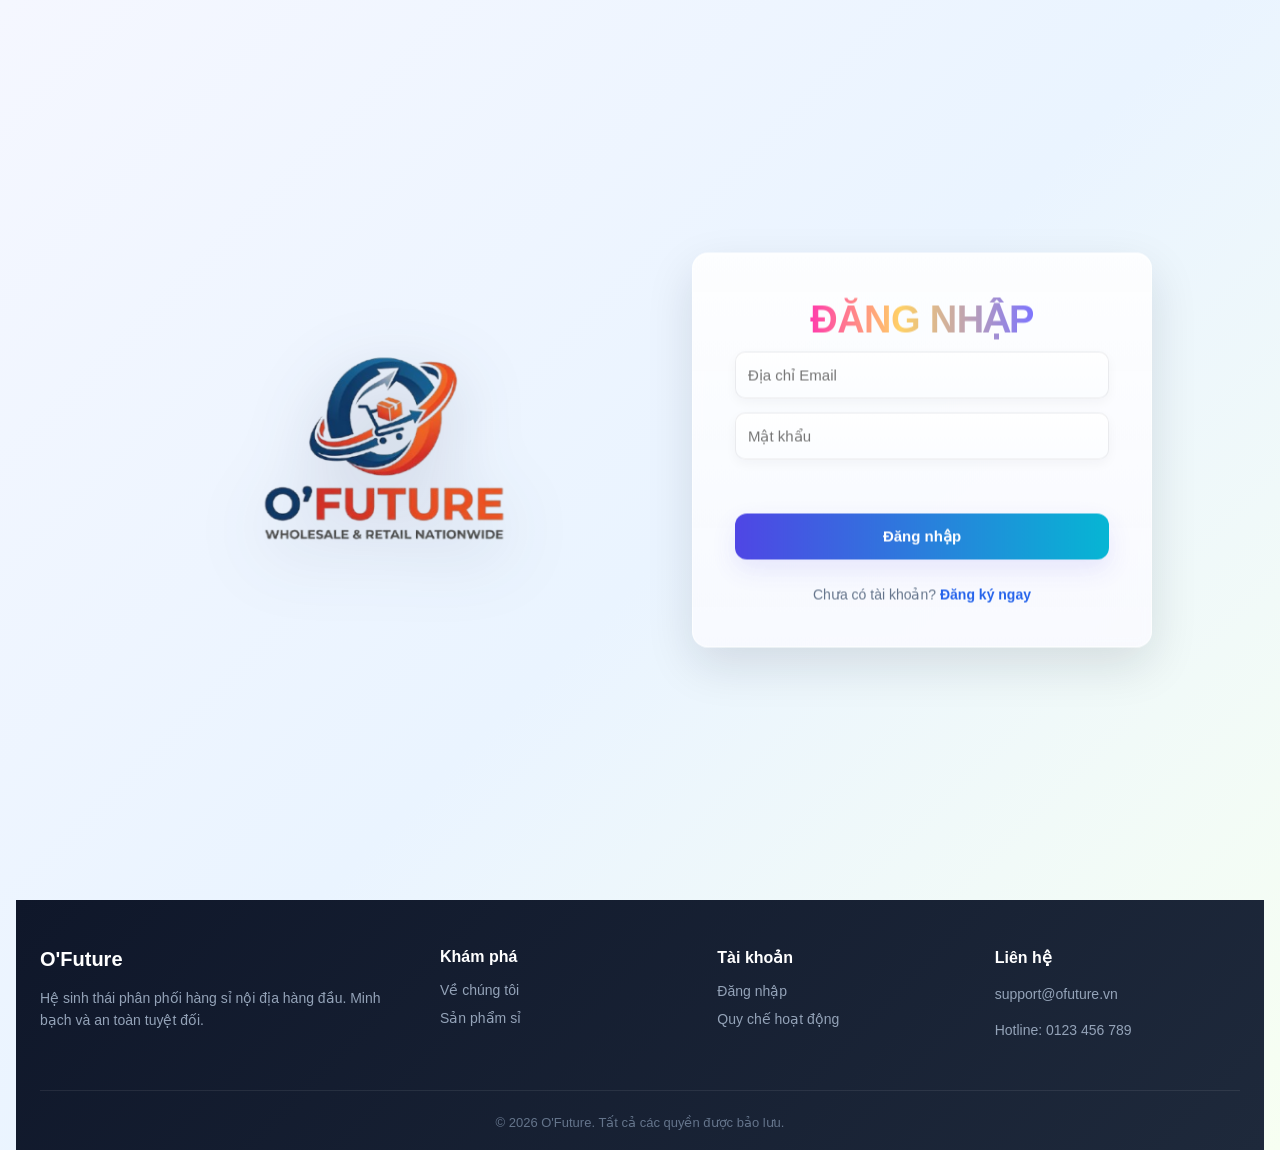
<file: ofuture-frontend/dashboard-buyer/buyer-contact/index.html>
<!DOCTYPE html>
<html lang="vi">
<head>
  <meta charset="UTF-8">
  <meta name="viewport" content="width=device-width, initial-scale=1.0">
  <title>Liên hệ & Hỗ trợ | O'Future</title>
  <link rel="stylesheet" href="../shared/buyer.css">
  <link rel="stylesheet" href="style.css">
</head>
<body>
  <div class="layout">
    <aside class="sidebar">
      <div class="brand">O'<span>Future</span></div>
      <nav class="nav">
        <!-- <a href="../buyer-home/index.html">Dashboard</a> -->
        <a href="../buyer-products/index.html">Sản phẩm</a>
        <a href="../buyer-cart/index.html">Giỏ hàng</a>
        <!-- <a href="../buyer-checkout/index.html">Thanh toán</a> -->
        <a href="../buyer-orders/index.html">Lịch sử Đơn hàng</a>
        <a href="../buyer-disputes/index.html">Tranh chấp</a>
        <a href="../buyer-profile/index.html">Tài khoản</a>
        <a class="active" href="index.html">Hỗ trợ</a>
        <!-- <a href="../buyer-reviews/index.html">Đánh giá</a> -->
        <a href="../buyer-wallet/index.html">Ví tiền</a>
      </nav>
    </aside>

    <main class="main">
      <div class="topbar">
        <button class="btn btn-outline" onclick="window.history.back()" style="padding: 6px 12px; font-size: 14px;">← Quay lại</button>
        <div class="top-actions">
          <div class="avatar" id="userAvatar">U</div>
        </div>
      </div>

      <div class="page-header">
        <h1>Trung tâm Hỗ trợ</h1>
        <p>Chúng tôi luôn sẵn sàng lắng nghe và giải quyết mọi vấn đề của bạn.</p>
      </div>

      <div class="contact-layout">
        <div class="contact-form-container card">
          <h2 style="margin-bottom: 20px; font-size: 20px;">Gửi yêu cầu hỗ trợ</h2>
          <form id="contactForm">
            <div class="form-grid">
              <div class="form-group">
                <label>Họ và Tên *</label>
                <input type="text" id="fullName" class="form-control" readonly style="background: #f1f5f9; color: #64748b; cursor: not-allowed;">
              </div>
              <div class="form-group">
                <label>Địa chỉ Email *</label>
                <input type="email" id="email" class="form-control" readonly style="background: #f1f5f9; color: #64748b; cursor: not-allowed;">
              </div>
            </div>

            <div class="form-group" style="margin-top: 16px;">
              <label>Chủ đề cần hỗ trợ *</label>
              <select id="subject" class="form-control" required>
                <option value="">-- Chọn chủ đề --</option>
                <option value="order_issue">Vấn đề về đơn hàng / vận chuyển</option>
                <option value="payment_issue">Lỗi thanh toán / Ký quỹ</option>
                <option value="account_issue">Tài khoản & Bảo mật</option>
                <option value="partnership">Hợp tác kinh doanh</option>
                <option value="other">Vấn đề khác</option>
              </select>
            </div>

            <div class="form-group" style="margin-top: 16px;">
              <label>Nội dung chi tiết *</label>
              <textarea id="message" rows="6" class="form-control" required placeholder="Vui lòng mô tả chi tiết vấn đề để chúng tôi hỗ trợ bạn nhanh nhất..."></textarea>
            </div>

            <button type="submit" id="submitBtn" class="btn btn-primary" style="width: 100%; margin-top: 20px; padding: 14px; font-size: 16px;">
              Gửi Yêu Cầu
            </button>
          </form>
        </div>

        <div class="contact-info-container">
          <div class="card info-card">
            <h2>Thông tin liên hệ</h2>
            <div class="info-list">
              <div class="info-item">
                <span class="icon">📧</span>
                <div>
                  <strong>Email Hỗ trợ</strong>
                  <p>support@ofuture.vn</p>
                </div>
              </div>
              <div class="info-item">
                <span class="icon">📞</span>
                <div>
                  <strong>Hotline (24/7)</strong>
                  <p>0123 456 789</p>
                </div>
              </div>
              <div class="info-item">
                <span class="icon">🏢</span>
                <div>
                  <strong>Văn phòng chính</strong>
                  <p>Khu Công nghệ cao, TP. Hồ Chí Minh, Việt Nam</p>
                </div>
              </div>
            </div>
          </div>

          <div class="card ai-support-card" style="background: linear-gradient(135deg, #e0e7ff, #ede9fe); border: 1px solid #c7d2fe; margin-top: 20px;">
            <h2 style="color: #4338ca; font-size: 18px; margin-bottom: 10px;">Trợ lý Ảo O'Future AI 🤖</h2>
            <p style="color: #4f46e5; font-size: 14px; margin-bottom: 16px;">Cần giải đáp ngay lập tức? Hãy trò chuyện với Trợ lý AI của chúng tôi để tra cứu chính sách, hướng dẫn thanh toán và quản lý đơn hàng.</p>
            <button class="btn btn-primary" style="background: #4f46e5; width: 100%;" onclick="alert('Vui lòng sử dụng Widget Chat ở góc dưới màn hình!')">Mở khung Chat AI</button>
          </div>
        </div>
      </div>
    </main>
  </div>

  <div id="toast-container"></div>
  
  <script src="../shared/api.js"></script>
  <script src="script.js"></script>
  <script src="../shared/chat-widget.js"></script>
</body>
</html>
</file>
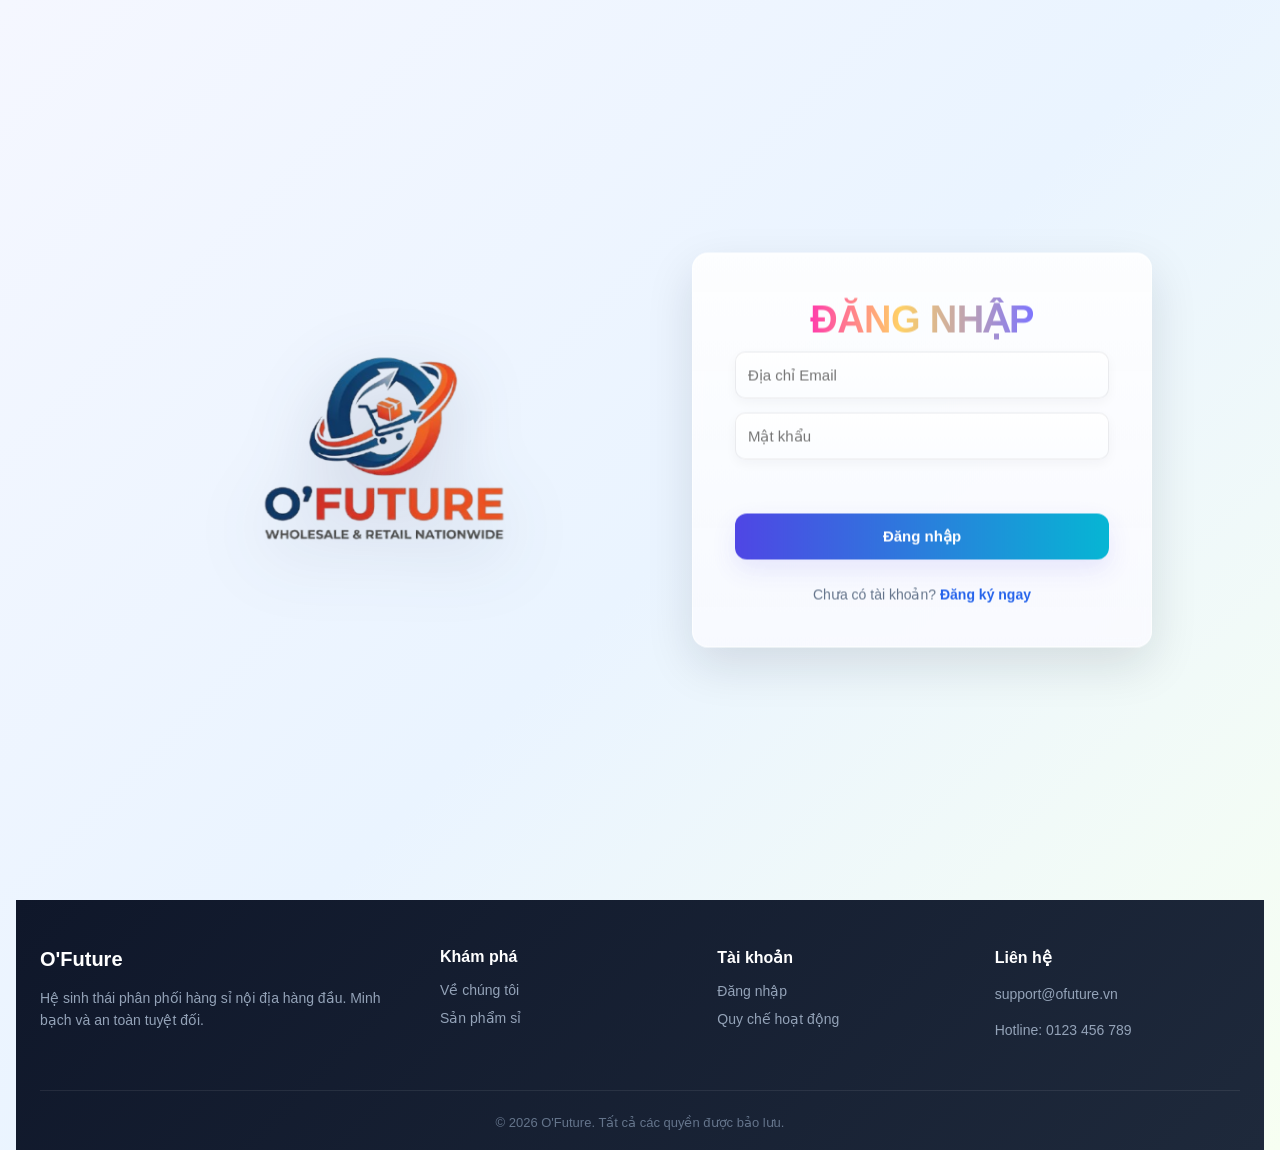
<file: ofuture-frontend/dashboard-buyer/buyer-home/index.html>
<!DOCTYPE html>
<html lang="vi">
<head>
  <meta charset="UTF-8">
  <meta name="viewport" content="width=device-width, initial-scale=1.0">
  <title>Buyer Dashboard | O'Future</title>
  <link rel="stylesheet" href="../shared/buyer.css">
  <link rel="stylesheet" href="../shared/notifications.css">
  <link rel="stylesheet" href="style.css">
</head>
<body>
  <div class="layout">
    <aside class="sidebar">
      <div class="brand">O'<span>Future</span></div>
      <nav class="nav">
        <!-- <a class="active" href="index.html">Dashboard</a> -->
        <a href="../buyer-products/index.html">Sản phẩm</a>
        <a href="../buyer-cart/index.html">Giỏ hàng</a>
        <!-- <a href="../buyer-checkout/index.html">Thanh toán</a> -->
        <a href="../buyer-orders/index.html">Đơn hàng</a>
        <a href="../buyer-disputes/index.html">Tranh chấp</a>
        <a href="../buyer-profile/index.html">Tài khoản</a>
        <a href="../buyer-contact/index.html">Hỗ trợ</a>
        <!-- <a href="../buyer-reviews/index.html">Đánh giá</a> -->
        <a href="../buyer-wallet/index.html">Ví tiền</a>
      </nav>
    </aside>

    <main class="main">
      <div class="topbar">
        <div class="search-box">
          <input type="text" placeholder="Tìm kiếm...">
        </div>
        <div class="top-actions">
          <a href="../buyer-cart/index.html" class="cart-icon-wrapper" style="text-decoration: none; position: relative; margin-right: 15px; font-size: 24px;">
            🛒 <span id="cartBadge" style="position: absolute; top: -8px; right: -12px; background: #ef4444; color: white; border-radius: 50%; padding: 2px 6px; font-size: 12px; font-weight: bold;">0</span>
          </a>
          <div class="avatar" id="userAvatar">U</div>
          <button id="logoutBtn" class="btn btn-outline" style="padding: 6px 12px; font-size: 14px;">Đăng xuất</button>
        </div>
      </div>

      <div class="page-header">
        <h1 id="welcomeText">Chào mừng trở lại!</h1>
        <p>Khám phá các sản phẩm sỉ mới nhất hôm nay.</p>
      </div>

      <div class="grid grid-2">
        <section class="card">
          <h2 class="section-title">Thống kê mua hàng</h2>
          <div style="display: grid; grid-template-columns: 1fr 1fr; gap: 15px;">
            <div style="background: #f8fafc; padding: 20px; border-radius: 12px; text-align: center;">
              <h3 style="font-size: 24px; margin: 0; color: #4f46e5;">0</h3>
              <p class="muted" style="margin: 5px 0 0;">Đơn hàng chờ xử lý</p>
            </div>
            <div style="background: #f8fafc; padding: 20px; border-radius: 12px; text-align: center;">
              <h3 style="font-size: 24px; margin: 0; color: #10b981;">0đ</h3>
              <p class="muted" style="margin: 5px 0 0;">Đang ký quỹ (Escrow)</p>
            </div>
          </div>
        </section>

        <section class="card">
          <h2 class="section-title">Sản phẩm nổi bật</h2>
          <div id="featuredProducts" style="display: grid; gap: 15px;">
            <p class="muted">Đang tải dữ liệu...</p>
          </div>
          <a href="../buyer-products/index.html" class="btn btn-outline" style="width: 100%; text-align: center; margin-top: 15px;">Xem tất cả sản phẩm</a>
        </section>
      </div>
    </main>
  </div>

  <script src="https://cdn.socket.io/4.7.2/socket.io.min.js"></script>
  <script src="../shared/api.js"></script>
  <script src="../shared/chat-widget.js"></script>
  <script src="../shared/notifications.js"></script>
  <script src="../shared/notification-visibility.js"></script>
  <script src="../shared/ws-client.js"></script>
  <script src="script.js"></script>
</body>
</html>
</file>
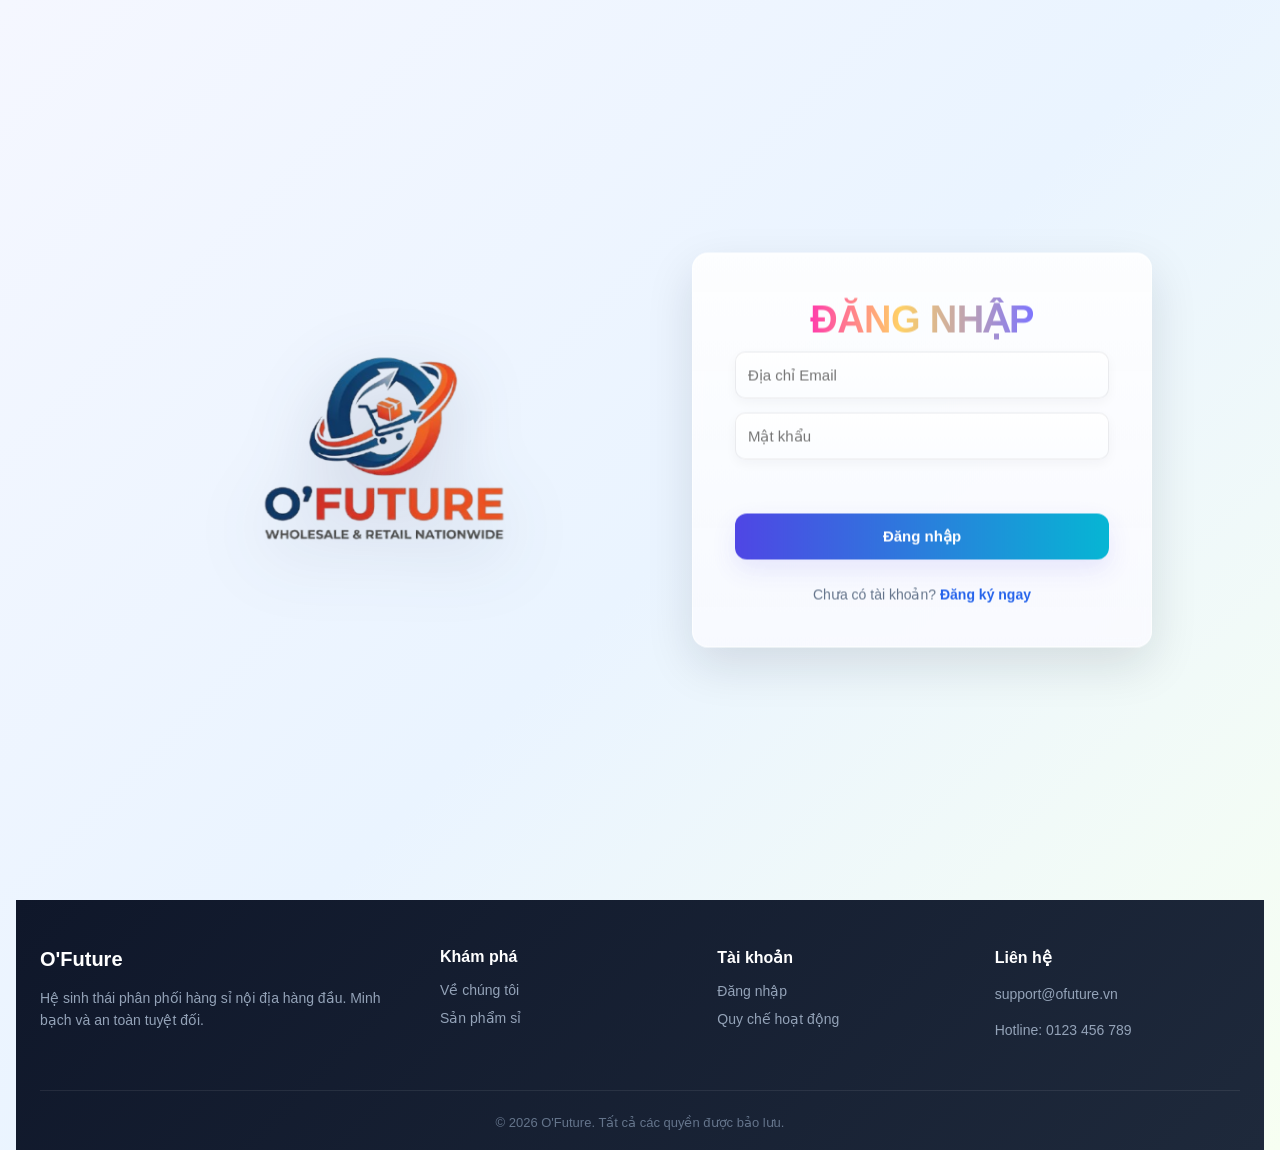
<file: ofuture-frontend/dashboard-buyer/buyer-order-detail/index.html>
<!DOCTYPE html>
<html lang="vi">
<head>
  <meta charset="UTF-8">
  <meta name="viewport" content="width=device-width, initial-scale=1.0">
  <title>Chi tiết Đơn hàng | O'Future</title>
  <link rel="stylesheet" href="../shared/buyer.css">
  <link rel="stylesheet" href="style.css">
</head>
<body>
  <div class="layout">
    <aside class="sidebar">
      <div class="brand">O'<span>Future</span></div>
      <nav class="nav">
        <!-- <a href="../buyer-home/index.html">Dashboard</a> -->
        <a href="../buyer-products/index.html">Sản phẩm</a>
        <a href="../buyer-cart/index.html">Giỏ hàng</a>
        <!-- <a href="../buyer-checkout/index.html">Thanh toán</a> -->
        <a class="active" href="../buyer-orders/index.html">Lịch sử Đơn hàng</a>
        <a href="../buyer-disputes/index.html">Tranh chấp</a>
        <a href="../buyer-profile/index.html">Tài khoản</a>
        <a href="../buyer-contact/index.html">Hỗ trợ</a>
        <!-- <a href="../buyer-reviews/index.html">Đánh giá</a> -->
        <a href="../buyer-wallet/index.html">Ví tiền</a>
      </nav>
    </aside>

    <main class="main">
      <div class="topbar">
        <button class="btn btn-outline" onclick="window.history.back()" style="padding: 6px 12px; font-size: 14px;">← Quay lại</button>
        <div class="top-actions">
          <a href="../buyer-cart/index.html" class="cart-icon-wrapper" style="text-decoration: none; position: relative; margin-right: 15px; font-size: 24px;">
            🛒 <span id="cartBadge" class="badge-cart">0</span>
          </a>
          <div class="avatar" id="headerAvatar">U</div>
          <button id="logoutBtn" class="btn btn-outline">Đăng xuất</button>
        </div>
      </div>

      <div class="page-header">
         <h1>Chi tiết Đơn hàng</h1>
        <p>Xem thông tin cụ thể, trạng thái giao hàng và ký quỹ.</p>
      </div>

      <div class="order-detail-layout">
        <div class="order-detail-main card">
          <div class="order-detail-header">
            <h2>Thông tin Đơn hàng</h2>
            <div id="orderStatusBadge" class="status-badge">...</div>
          </div>
          <p class="muted">Ngày đặt: <strong id="orderDateHeader">...</strong></p>
          <div class="summary-divider"></div>

          <h3>Tiến trình đơn hàng</h3>
          <div class="order-timeline card" id="orderTimeline">
            <p class="muted">Đang tải tiến trình...</p>
          </div>
          <div class="summary-divider"></div>

          <h3>Sản phẩm</h3>
          <div id="orderItems" class="order-items-list card">
            <p class="muted">Đang tải...</p>
          </div>
          <div class="summary-divider"></div>

          <h3>Địa chỉ giao hàng</h3>
          <div class="card shipping-address">
            <p id="shippingStreet">...</p>
            <p id="shippingCityZip">...</p>
            <p id="shippingCountry">...</p>
          </div>
        </div>

        <div class="order-detail-summary card">
          <h2>Tổng quan đơn</h2>
          <div id="orderItemsSummary">
            <p class="muted">Đang tải...</p>
          </div>
          
          <div class="summary-divider"></div>

          <div class="summary-row">
            <span>Tạm tính</span>
            <strong id="subtotalPrice">0 đ</strong>
          </div>
          <div class="summary-row">
            <span>Phí nền tảng (2.5%)</span>
            <strong id="platformFee">0 đ</strong>
          </div>
          <div class="summary-row">
            <span>Phí vận chuyển</span>
            <strong id="shippingFee">...</strong>
          </div>

          <div class="summary-divider"></div>

          <div class="summary-row total">
            <span>Tổng thanh toán</span>
            <strong id="totalPrice" style="color: #e11d48; font-size: 24px;">0 đ</strong>
          </div>
          <div class="summary-divider"></div>

          <div class="summary-row escrow">
            <span>Trạng thái Ký quỹ</span>
            <strong id="escrowStatus" class="status-badge">...</strong>
          </div>
          <div class="summary-divider"></div>
          
          <div class="order-actions" id="orderActions">
            </div>
        </div>
      </div>

      <div class="card" style="margin-top: 24px; padding: 20px; display: flex; justify-content: space-between; align-items: center;">
        <span style="color: #64748b;">Mã giao dịch:</span>
        <strong id="transactionIdFooter" style="font-family: monospace; font-size: 16px; color: #0f172a;">...</strong>
      </div>

    </main>
  </div>

  <div id="toast-container"></div>
  <script src="../shared/api.js"></script>
  <script src="script.js"></script>
</body>
</html>
</file>
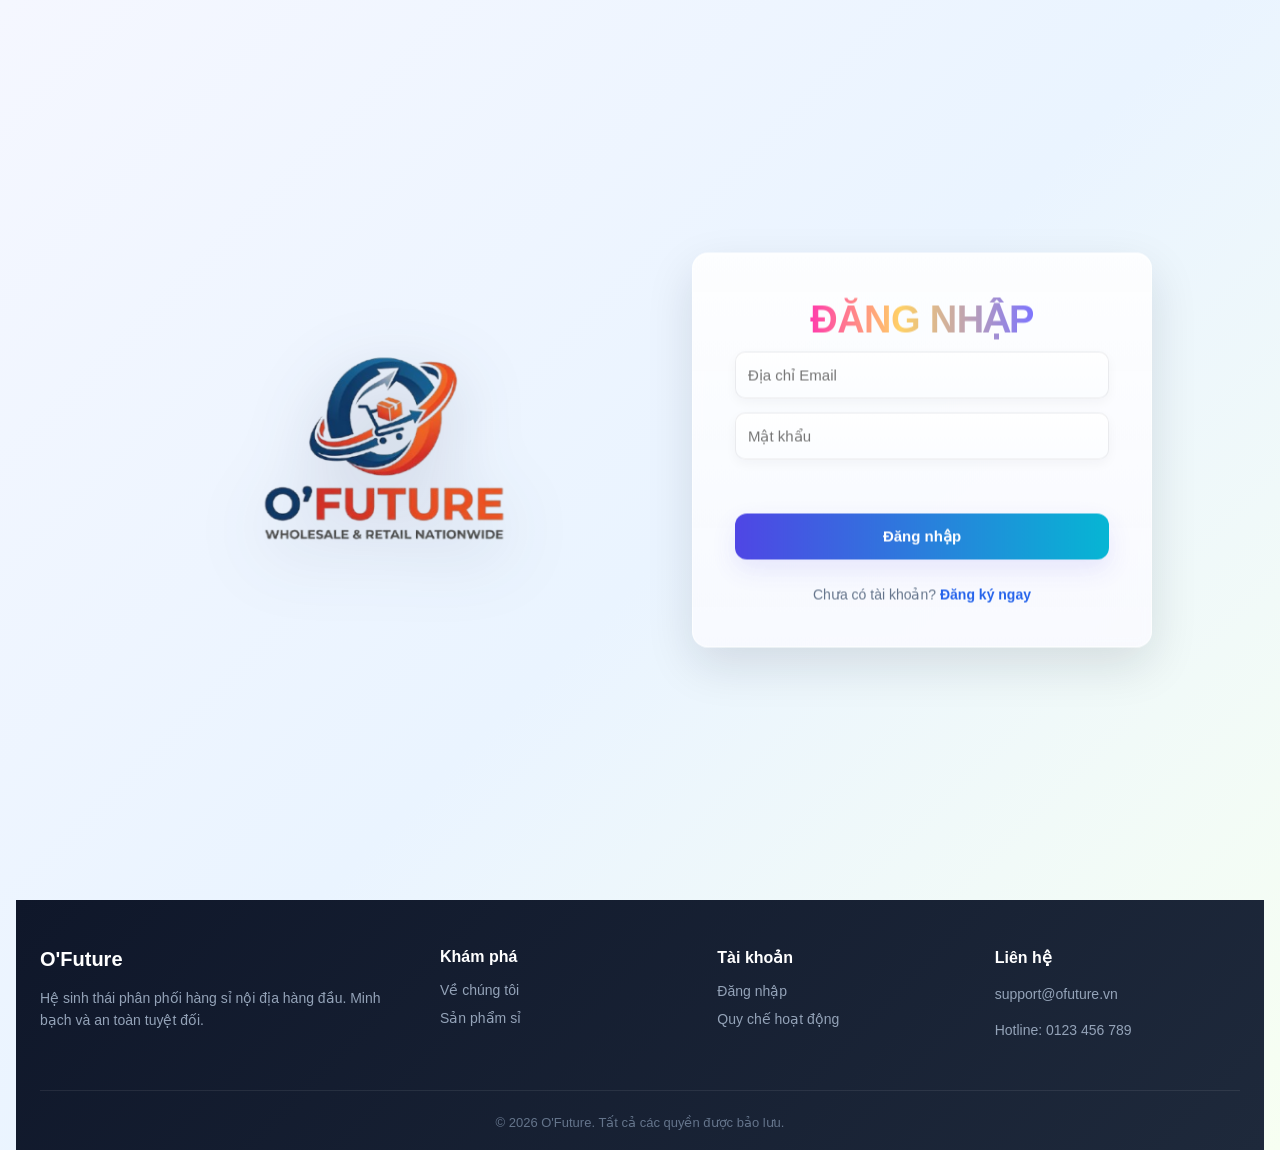
<file: ofuture-frontend/dashboard-buyer/buyer-orders/index.html>
<!DOCTYPE html>
<html lang="vi">
<head>
  <meta charset="UTF-8">
  <meta name="viewport" content="width=device-width, initial-scale=1.0">
  <title>Quản lý Đơn hàng | O'Future</title>
  <link rel="stylesheet" href="../shared/buyer.css">
  <link rel="stylesheet" href="../shared/notifications.css">
  <link rel="stylesheet" href="style.css">
</head>
<body>
  <div class="layout">
    <aside class="sidebar">
      <div class="brand">O'<span>Future</span></div>
      <nav class="nav">
        <!-- <a href="../buyer-home/index.html">Dashboard</a> -->
        <a href="../buyer-products/index.html">Sản phẩm</a>
        <a href="../buyer-cart/index.html">Giỏ hàng</a>
        <!-- <a href="../buyer-checkout/index.html">Thanh toán</a> -->
        <a class="active" href="index.html">Lịch sử Đơn hàng</a>
        <a href="../buyer-disputes/index.html">Tranh chấp</a>
        <a href="../buyer-profile/index.html">Tài khoản</a>
        <a href="../buyer-contact/index.html">Hỗ trợ</a>
        <!-- <a href="../buyer-reviews/index.html">Đánh giá</a> -->
        <a href="../buyer-wallet/index.html">Ví tiền</a>
      </nav>
    </aside>

    <main class="main">
      <div class="topbar">
        <div class="search-box">
          <input type="text" id="searchOrderInput" placeholder="Tìm theo Mã đơn hàng...">
        </div>
        <div class="top-actions">
          <div class="avatar" id="userAvatar">U</div>
        </div>
      </div>

      <div class="page-header">
        <h1>Lịch sử Đơn hàng</h1>
        <p>Quản lý các đơn mua sỉ, yêu cầu hàng mẫu và trạng thái giải ngân ký quỹ.</p>
      </div>

      <div class="filters-container card">
        <div class="order-type-filter">
          <label style="font-weight: 600; margin-right: 10px;">Loại giao dịch:</label>
          <select id="orderTypeSelect" class="form-control" style="width: 200px; display: inline-block;">
            <option value="orders">Đơn mua sỉ (Chính thức)</option>
            <option value="samples">Yêu cầu Hàng mẫu</option>
          </select>
        </div>

        <div class="tabs" id="statusTabs">
          <button class="tab-btn active" data-status="all">Tất cả</button>
          <button class="tab-btn" data-status="pending">Chờ thanh toán</button>
          <button class="tab-btn" data-status="paid">Đã thanh toán</button>
          <button class="tab-btn" data-status="shipped">Đang giao hàng</button>
          <button class="tab-btn" data-status="completed">Hoàn thành</button>
          <button class="tab-btn" data-status="cancelled">Đã hủy / Hoàn tiền</button>
        </div>
      </div>

      <div id="ordersContainer" class="orders-list">
        <p class="muted">Đang tải dữ liệu đơn hàng...</p>
      </div>

    </main>
  </div>

  <div id="disputeModal" class="modal">
    <div class="modal-content">
      <div class="modal-header">
        <h3>Gửi Yêu cầu Khiếu nại / Hoàn tiền</h3>
        <span class="close" onclick="closeDisputeModal()">&times;</span>
      </div>
      <div class="modal-body">
        <div class="alert-warning" style="background: #fff7ed; color: #c2410c; padding: 12px; border-radius: 8px; margin-bottom: 16px; font-size: 14px;">
          <strong>Lưu ý:</strong> Tiền của bạn đang được Ký quỹ. Nếu hàng hóa có lỗi, sai mẫu mã, hệ thống sẽ tạm giữ tiền và hỗ trợ hoàn trả.
        </div>
        <div class="form-group">
          <label>Lý do khiếu nại *</label>
          <textarea id="disputeReason" rows="4" class="form-control" placeholder="Mô tả chi tiết vấn đề bạn gặp phải với đơn hàng này..."></textarea>
        </div>
      </div>
      <div class="modal-footer">
        <button class="btn btn-outline" onclick="closeDisputeModal()">Hủy bỏ</button>
        <button class="btn btn-primary" id="submitDisputeBtn" style="background: #ef4444; border: none;" onclick="submitDispute()">Gửi khiếu nại</button>
      </div>
    </div>
  </div>

  <div id="toast-container"></div>
  <script src="https://cdn.socket.io/4.7.2/socket.io.min.js"></script>
  <script src="../shared/api.js"></script>
  <script src="../shared/chat-widget.js"></script>
  <script src="../shared/notifications.js"></script>
  <script src="../shared/notification-visibility.js"></script>
  <script src="../shared/ws-client.js"></script>
  <script src="script.js"></script>
</body>
</html>
</file>
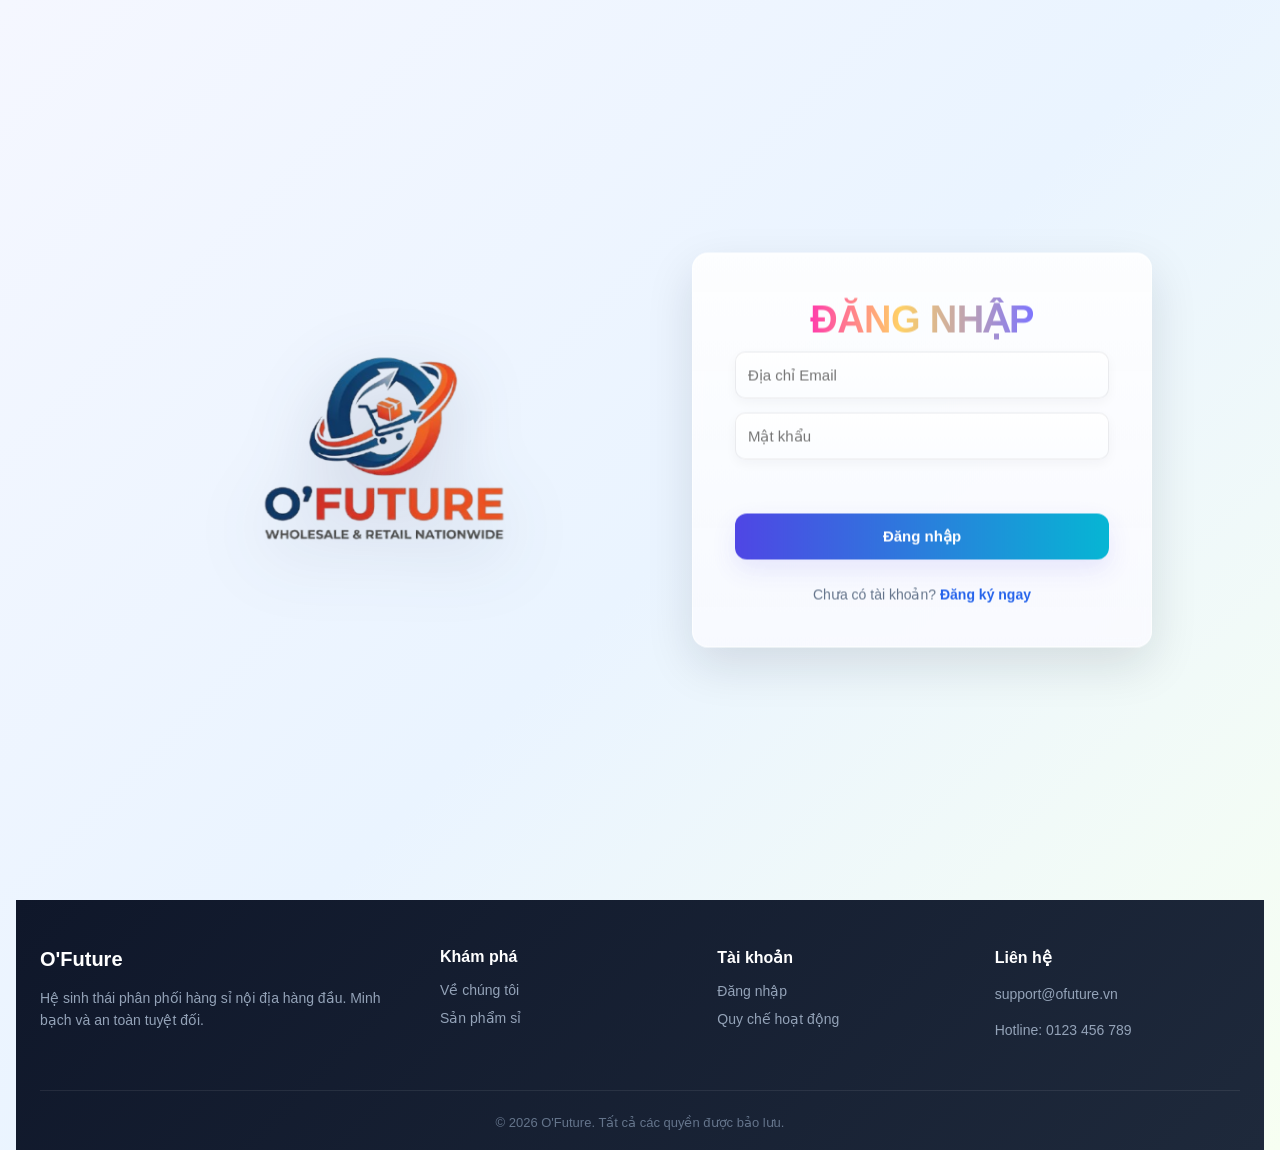
<file: ofuture-frontend/dashboard-buyer/buyer-products/index.html>
<!DOCTYPE html>
<html lang="vi">
<head>
  <meta charset="UTF-8">
  <meta name="viewport" content="width=device-width, initial-scale=1.0">
  <title>Sản phẩm sỉ | O'Future</title>
  <link rel="stylesheet" href="../shared/buyer.css">
  <link rel="stylesheet" href="style.css">
</head>
<body>
  <div class="layout">
    <aside class="sidebar">
      <div class="brand">O'<span>Future</span></div>
      <nav class="nav">
        <!-- <a href="../buyer-home/index.html">Dashboard</a> -->
        <a class="active" href="index.html">Sản phẩm</a>
        <a href="../buyer-cart/index.html">Giỏ hàng</a>
        <!-- <a href="../buyer-checkout/index.html">Thanh toán</a> -->
        <a href="../buyer-orders/index.html">Lịch sử Đơn hàng</a>
        <a href="../buyer-disputes/index.html">Tranh chấp</a>
        <a href="../buyer-profile/index.html">Tài khoản</a>
        <a href="../buyer-contact/index.html">Hỗ trợ</a>
        <!-- <a href="../buyer-reviews/index.html">Đánh giá</a> -->
        <a href="../buyer-wallet/index.html">Ví tiền</a>
      </nav>
    </aside>

    <main class="main">
      <div class="topbar">
        <div class="search-box">
          <input type="text" id="searchInput" placeholder="Tìm kiếm sản phẩm, danh mục...">
        </div>
        <div class="top-actions">
          <a href="../buyer-cart/index.html" class="cart-icon-wrapper" style="text-decoration: none; position: relative; margin-right: 15px; font-size: 24px;">
            🛒 <span id="cartBadge" style="position: absolute; top: -8px; right: -12px; background: #ef4444; color: white; border-radius: 50%; padding: 2px 6px; font-size: 12px; font-weight: bold;">0</span>
          </a>
          <div class="avatar" id="userAvatar">U</div>
          <button id="logoutBtn" class="btn btn-outline" style="padding: 6px 12px; font-size: 14px;">Đăng xuất</button>
        </div>
      </div>

      <div class="page-header">
        <h1>Nguồn hàng sỉ nội địa</h1>
        <p>Khám phá hàng ngàn sản phẩm trực tiếp từ nhà cung cấp với giá tốt nhất.</p>
      </div>

      <div class="filters-container card">
        <div class="category-tabs" id="categoryTabs">
          <button class="category-tab active" data-category="ALL">Tất cả</button>
          <button class="category-tab" data-category="THOI_TRANG">Thời trang</button>
          <button class="category-tab" data-category="DIEN_TU">Điện tử</button>
          <button class="category-tab" data-category="GIA_DUNG">Gia dụng</button>
          <button class="category-tab" data-category="KHAC">Khác</button>
        </div>
        <div class="sort-box">
          <select id="sortSelect" class="form-control">
            <option value="newest">Mới nhất</option>
            <option value="price_asc">Giá: Thấp đến Cao</option>
            <option value="price_desc">Giá: Cao đến Thấp</option>
          </select>
        </div>
      </div>

      <div class="product-grid" id="productGrid">
        <p class="muted">Đang tải sản phẩm...</p>
      </div>
    </main>
  </div>

  <div id="toast-container"></div>
  <script src="../shared/api.js"></script>
  <script src="../shared/chat-widget.js"></script>
  <script src="script.js"></script>
</body>
</html>
</file>
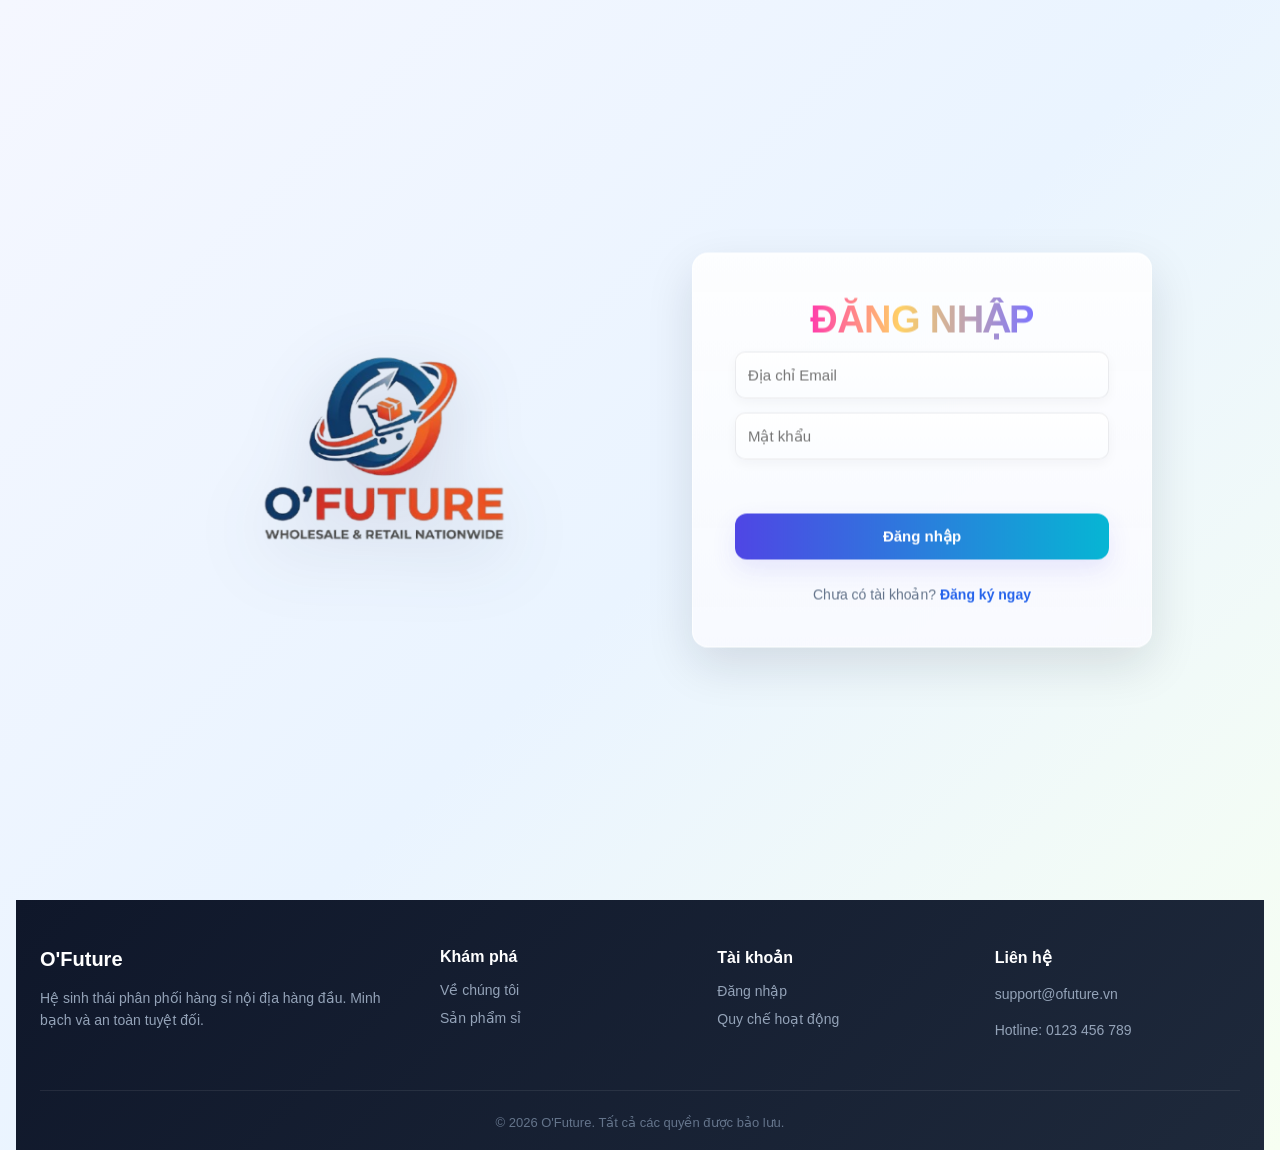
<file: ofuture-frontend/dashboard-buyer/buyer-reviews/index.html>
<!DOCTYPE html>
<html lang="vi">
<head>
  <meta charset="UTF-8">
  <meta name="viewport" content="width=device-width, initial-scale=1.0">
  <title>Đánh giá Sản phẩm | O'Future</title>
  <link rel="stylesheet" href="../shared/buyer.css">
  <link rel="stylesheet" href="style.css">
</head>
<body>
  <div class="layout">
    <aside class="sidebar">
      <div class="brand">O'<span>Future</span></div>
      <nav class="nav">
        <!-- <a href="../buyer-home/index.html">Dashboard</a> -->
        <a href="../buyer-products/index.html">Sản phẩm</a>
        <a href="../buyer-cart/index.html">Giỏ hàng</a>
        <!-- <a href="../buyer-checkout/index.html">Thanh toán</a> -->
        <a href="../buyer-orders/index.html">Lịch sử Đơn hàng</a>
        <a href="../buyer-disputes/index.html">Tranh chấp</a>
        <a href="../buyer-profile/index.html">Tài khoản</a>
        <a href="../buyer-contact/index.html">Hỗ trợ</a>
        <!-- <a class="active" href="index.html">Đánh giá</a> -->
        <a href="../buyer-wallet/index.html">Ví tiền</a>
      </nav>
    </aside>

    <main class="main">
      <div class="topbar">
        <button class="btn btn-outline" onclick="window.history.back()" style="padding: 6px 12px; font-size: 14px;">← Quay lại Đơn hàng</button>
        <div class="top-actions">
          <div class="avatar" id="userAvatar">U</div>
        </div>
      </div>

      <div class="page-header">
        <h1>Đánh giá của tôi</h1>
        <p>Chia sẻ trải nghiệm mua sỉ và quản lý các đánh giá bạn đã viết.</p>
      </div>

      <div class="review-layout">
        <div class="review-form-container card" id="writeReviewSection" style="display: none; border-color: #4f46e5; border-width: 2px;">
          <h2 style="margin-bottom: 8px; color: #4f46e5;">Viết đánh giá mới</h2>
          <p class="muted" style="margin-bottom: 20px; font-size: 14px;">Đang đánh giá cho Đơn hàng: <strong id="displayOrderId" style="color:#0f172a;">...</strong></p>
          
          <form id="reviewForm">
            <div class="form-group">
              <label>Đánh giá của bạn *</label>
              <div class="star-rating" id="starRating">
                <span class="star" data-rating="1">★</span>
                <span class="star" data-rating="2">★</span>
                <span class="star" data-rating="3">★</span>
                <span class="star" data-rating="4">★</span>
                <span class="star" data-rating="5">★</span>
              </div>
              <input type="hidden" id="ratingValue" required>
            </div>

            <div class="form-group">
              <label>Tiêu đề</label>
              <input type="text" id="reviewTitle" class="form-control" placeholder="Tóm tắt đánh giá của bạn (VD: Hàng chất lượng tốt, giao nhanh)">
            </div>

            <div class="form-group">
              <label>Nội dung chi tiết</label>
              <textarea id="reviewBody" rows="4" class="form-control" placeholder="Chia sẻ thêm về chất lượng sản phẩm, đóng gói, dịch vụ..."></textarea>
            </div>

            <div style="display: flex; gap: 12px; margin-top: 16px;">
              <button type="submit" id="submitReviewBtn" class="btn btn-primary" style="flex: 1;">Gửi Đánh Giá</button>
              <button type="button" class="btn btn-outline" onclick="cancelWriteReview()" style="flex: 1;">Hủy bỏ</button>
            </div>
          </form>
        </div>

        <div class="my-reviews-container card">
          <h2>Lịch sử Đánh giá</h2>
          <div id="myReviewsList" class="reviews-list">
            <p class="muted" style="text-align: center; padding: 40px;">Đang tải danh sách đánh giá...</p>
          </div>
        </div>
      </div>
    </main>
  </div>

  <div id="editReviewModal" class="modal">
    <div class="modal-content">
      <div class="modal-header">
        <h3>Chỉnh sửa Đánh giá</h3>
        <span class="close" onclick="closeEditModal()">&times;</span>
      </div>
      <div class="modal-body">
        <form id="editReviewForm">
          <div class="form-group">
            <label>Đánh giá *</label>
            <div class="star-rating" id="editStarRating">
              <span class="star" data-rating="1">★</span>
              <span class="star" data-rating="2">★</span>
              <span class="star" data-rating="3">★</span>
              <span class="star" data-rating="4">★</span>
              <span class="star" data-rating="5">★</span>
            </div>
            <input type="hidden" id="editRatingValue" required>
          </div>
          <div class="form-group">
            <label>Tiêu đề</label>
            <input type="text" id="editReviewTitle" class="form-control">
          </div>
          <div class="form-group">
            <label>Nội dung chi tiết</label>
            <textarea id="editReviewBody" rows="4" class="form-control"></textarea>
          </div>
        </form>
      </div>
      <div class="modal-footer">
        <button class="btn btn-outline" onclick="closeEditModal()">Hủy</button>
        <button class="btn btn-primary" id="updateReviewBtn" onclick="submitEditReview()">Cập nhật</button>
      </div>
    </div>
  </div>

  <div id="toast-container"></div>
  <script src="../shared/api.js"></script>
  <script src="script.js"></script>
</body>
</html>
</file>
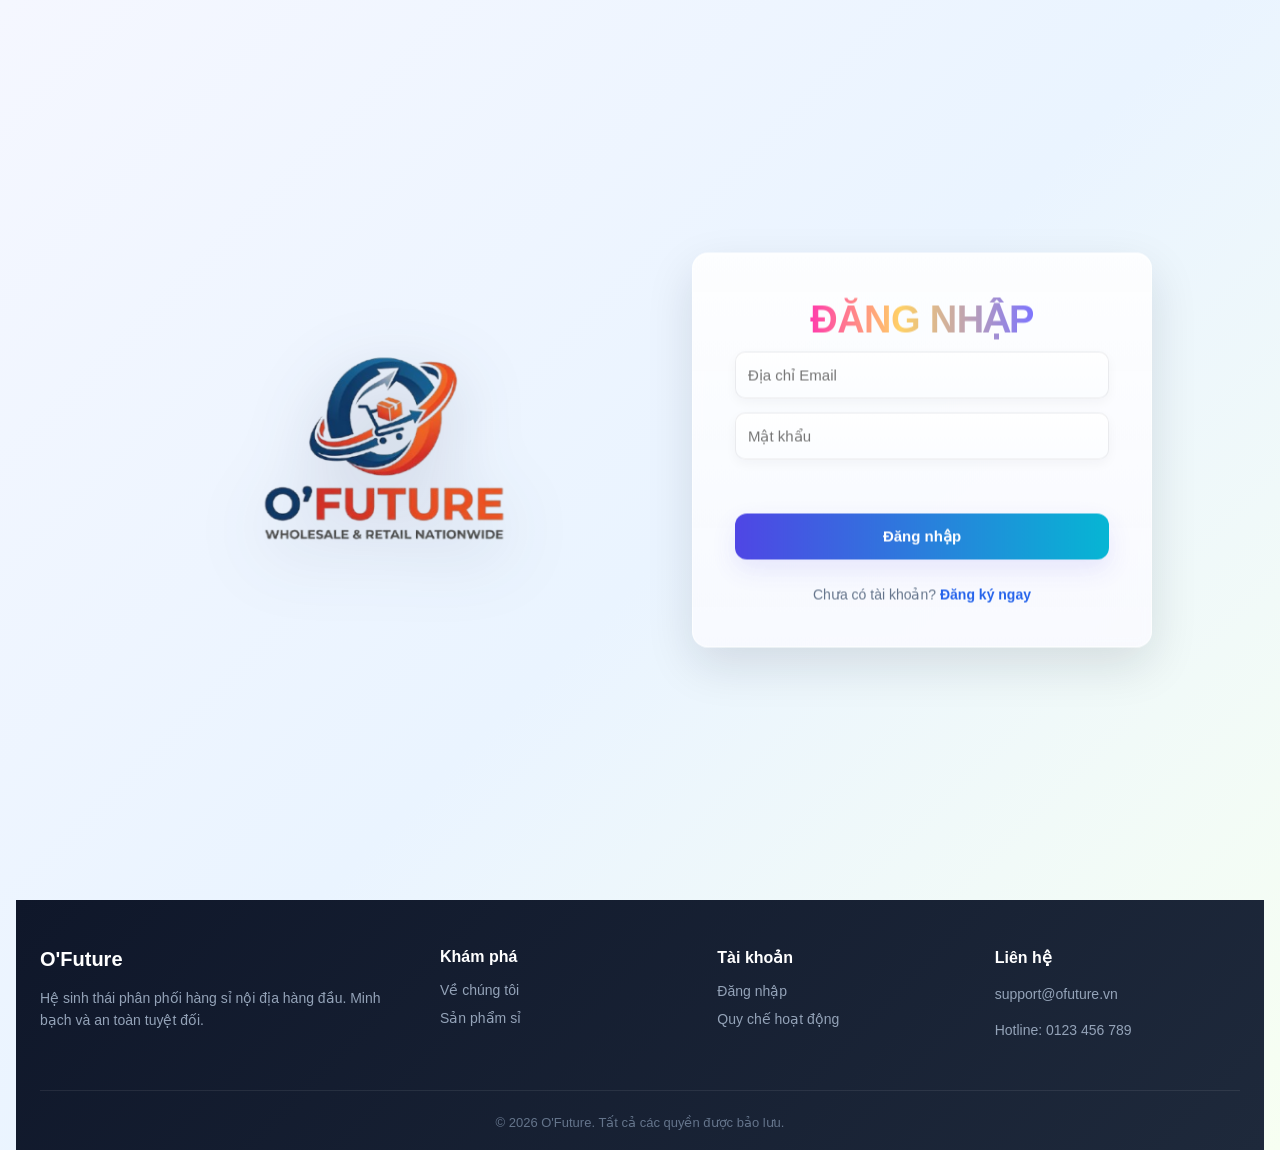
<file: ofuture-frontend/dashboard-buyer/buyer-wallet/index.html>
<!DOCTYPE html>
<html lang="vi">
<head>
  <meta charset="UTF-8">
  <meta name="viewport" content="width=device-width, initial-scale=1.0">
  <title>Ví tiền | O'Future</title>
  <link rel="stylesheet" href="../shared/buyer.css">
  <link rel="stylesheet" href="style.css">
</head>
<body>
  <div class="layout">
    <aside class="sidebar">
      <div class="brand">O'<span>Future</span></div>
      <nav class="nav">
        <!-- <a href="../buyer-home/index.html">Dashboard</a> -->
        <a href="../buyer-products/index.html">Sản phẩm</a>
        <a href="../buyer-cart/index.html">Giỏ hàng</a>
        <!-- <a href="../buyer-checkout/index.html">Thanh toán</a> -->
        <a href="../buyer-orders/index.html">Lịch sử Đơn hàng</a>
        <a href="../buyer-disputes/index.html">Tranh chấp</a>
        <a href="../buyer-profile/index.html">Tài khoản</a>
        <a href="../buyer-contact/index.html">Hỗ trợ</a>
        <!-- <a href="../buyer-reviews/index.html">Đánh giá</a> -->
        <a class="active" href="index.html">Ví tiền</a>
      </nav>
    </aside>

    <main class="main">
      <div class="topbar">
        <div class="search-box">
          <input type="text" placeholder="Tìm kiếm giao dịch...">
        </div>
        <div class="top-actions">
          <a href="../buyer-cart/index.html" class="cart-icon-wrapper" style="text-decoration: none; position: relative; margin-right: 15px; font-size: 24px;">
            🛒 <span id="cartBadge" class="badge-cart">0</span>
          </a>
          <div class="avatar" id="headerAvatar">U</div>
          <button id="logoutBtn" class="btn btn-outline">Đăng xuất</button>
        </div>
      </div>

      <div class="wallet-layout">
        <div class="wallet-header">
          <h1>Ví tiền của tôi</h1>
          <p>Quản lý số dư và lịch sử giao dịch</p>
        </div>

        <!-- Wallet Balance Card -->
        <div class="wallet-card">
          <div class="balance-section">
            <div class="balance-info">
              <p class="balance-label">Số dư hiện tại</p>
              <h2 class="balance-amount" id="walletBalance">0 đ</h2>
              <p class="balance-currency">Tiền tệ: VND (Việt Nam Đồng)</p>
            </div>
            <div class="balance-actions">
              <button class="btn btn-primary" onclick="openDepositModal()">Nạp tiền</button>
              <button class="btn btn-outline" onclick="openWithdrawModal()">Rút tiền</button>
            </div>
          </div>
        </div>

        <!-- Transaction History -->
        <div class="transactions-section">
          <div class="section-header">
            <h3>Lịch sử giao dịch</h3>
            <div class="filter-group">
              <select id="typeFilter" class="form-control">
                <option value="">Tất cả loại giao dịch</option>
                <option value="deposit">Nạp tiền</option>
                <option value="withdrawal">Rút tiền</option>
                <option value="transfer_in">Tiền nhận</option>
                <option value="transfer_out">Tiền chi</option>
              </select>
            </div>
          </div>

          <div class="transactions-table">
            <div id="transactionsContainer">
              <p class="loading">Đang tải lịch sử giao dịch...</p>
            </div>
          </div>

          <!-- Pagination -->
          <div class="pagination" id="paginationContainer" style="display: none;">
            <button id="prevBtn" class="btn btn-outline" onclick="previousPage()">← Trang trước</button>
            <span id="pageInfo" class="page-info"></span>
            <button id="nextBtn" class="btn btn-outline" onclick="nextPage()">Trang sau →</button>
          </div>
        </div>
      </div>
    </main>
  </div>

  <!-- Deposit Modal -->
  <div id="depositModal" class="modal">
    <div class="modal-content modal-medium">
      <div class="modal-header">
        <h3>💳 Nạp tiền vào ví</h3>
        <span class="close" onclick="closeDepositModal()">&times;</span>
      </div>
      <div class="modal-body">
        <div class="payment-methods">
          <button class="payment-method" onclick="selectPaymentMethod('momo')">
            <div class="method-icon">📱</div>
            <div class="method-name">MoMo</div>
            <p class="method-desc">Nạp qua ví MoMo</p>
          </button>
          <button class="payment-method" onclick="selectPaymentMethod('qr')">
            <div class="method-icon">📲</div>
            <div class="method-name">QR Code</div>
            <p class="method-desc">Quét mã QR ngân hàng</p>
          </button>
        </div>
        <div id="depositForm" style="display: none;">
          <div class="form-group">
            <label>Số tiền nạp (VND)</label>
            <input type="number" id="depositAmount" class="form-control" placeholder="Nhập số tiền" min="10000">
            <p class="help-text">Tối thiểu: 10,000 đ</p>
          </div>
          <button class="btn btn-primary" onclick="processDeposit()" style="width: 100%;">Tiếp tục</button>
        </div>
      </div>
    </div>
  </div>

  <!-- Withdraw Modal -->
  <div id="withdrawModal" class="modal">
    <div class="modal-content modal-medium">
      <div class="modal-header">
        <h3>💸 Rút tiền từ ví</h3>
        <span class="close" onclick="closeWithdrawModal()">&times;</span>
      </div>
      <div class="modal-body">
        <form id="withdrawForm">
          <div class="form-group">
            <label>Số tiền rút (VND)</label>
            <input type="number" id="withdrawAmount" class="form-control" placeholder="Nhập số tiền" min="50000">
            <p class="help-text">Tối thiểu: 50,000 đ</p>
          </div>
          <div class="form-group">
            <label>Chọn tài khoản ngân hàng</label>
            <select id="bankAccount" class="form-control">
              <option value="">-- Chọn tài khoản --</option>
              <option value="bank1">Ngân hàng BIDV (Tài khoản: **** 1234)</option>
              <option value="bank2">Ngân hàng Vietcombank (Tài khoản: **** 5678)</option>
            </select>
          </div>
          <button type="submit" class="btn btn-primary" style="width: 100%;">Xác nhận rút tiền</button>
        </form>
      </div>
    </div>
  </div>

  <div id="toast-container"></div>
  <script src="../shared/api.js"></script>
  <script src="script.js"></script>
</body>
</html>
</file>
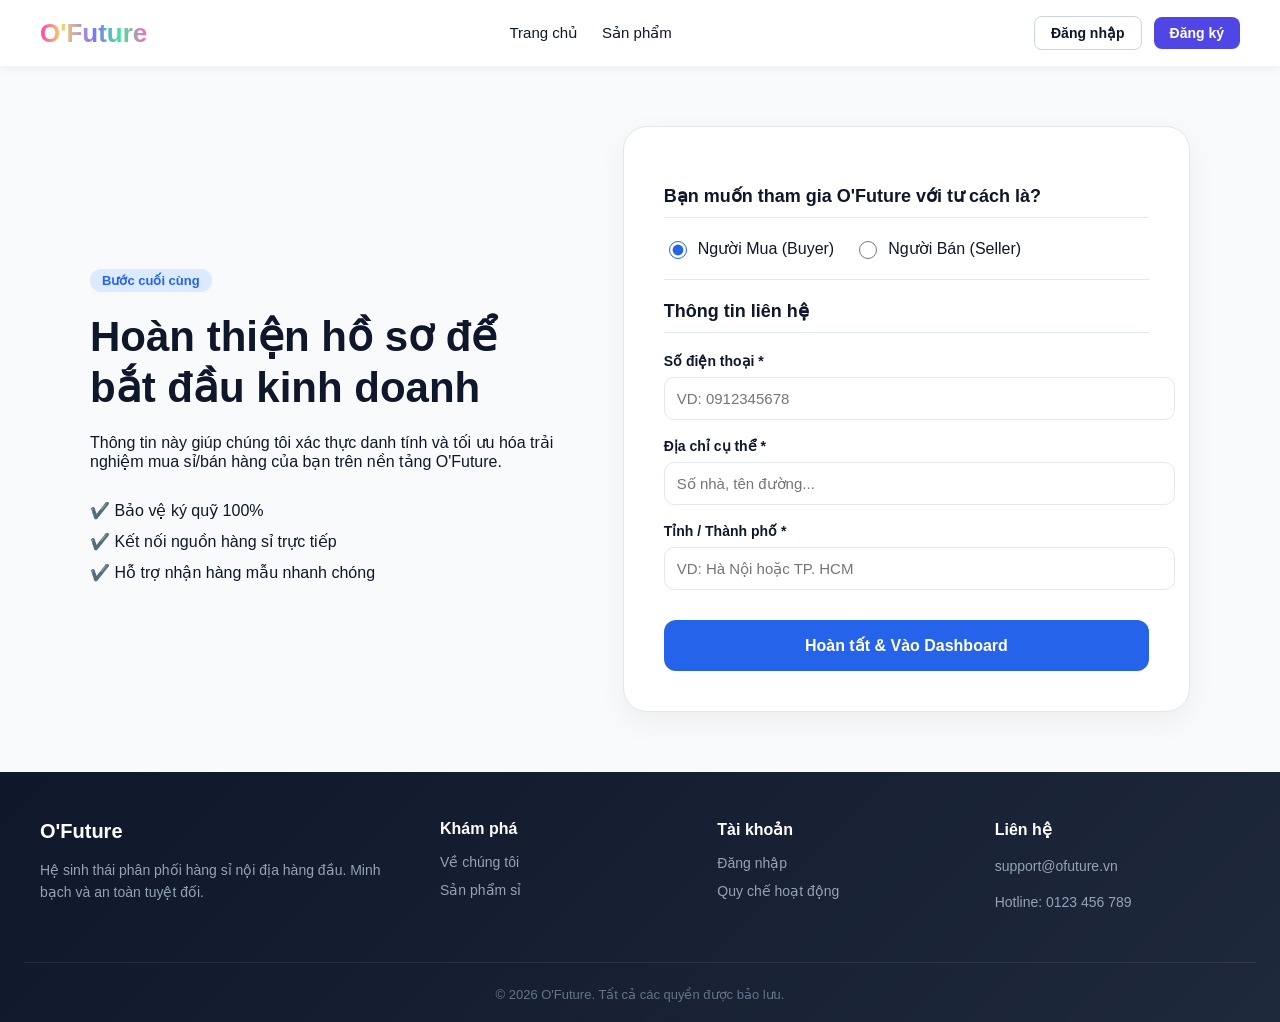
<file: ofuture-frontend/dashboard-buyer/complete-profile/index.html>
<!DOCTYPE html>
<html lang="vi">
<head>
  <meta charset="UTF-8" />
  <meta name="viewport" content="width=device-width, initial-scale=1.0" />
  <title>Hoàn thiện hồ sơ | O’Future</title>
  <link rel="stylesheet" href="style.css" />
</head>
<body>
  <div id="header-placeholder"></div>

  <main class="page">
    <div class="container page-grid">
      <section class="intro-panel">
        <p class="badge">Bước cuối cùng</p>
        <h1>Hoàn thiện hồ sơ để bắt đầu kinh doanh</h1>
        <p>Thông tin này giúp chúng tôi xác thực danh tính và tối ưu hóa trải nghiệm mua sỉ/bán hàng của bạn trên nền tảng O'Future.</p>
        
        <div class="benefit-list">
          <div class="benefit-item">✔️ Bảo vệ ký quỹ 100%</div>
          <div class="benefit-item">✔️ Kết nối nguồn hàng sỉ trực tiếp</div>
          <div class="benefit-item">✔️ Hỗ trợ nhận hàng mẫu nhanh chóng</div>
        </div>
      </section>

      <section class="form-panel card">
        <form class="profile-form" id="completeProfileForm">

          <div class="form-section" style="padding-bottom: 20px; border-bottom: 1px solid var(--border); margin-bottom: 20px;">
            <h3>Bạn muốn tham gia O'Future với tư cách là?</h3>
            <div style="display: flex; gap: 20px; margin-top: 15px;">
              <label style="display: flex; align-items: center; gap: 8px; cursor: pointer; font-weight: 500;">
                <input type="radio" name="userRole" value="buyer" checked style="width: 18px; height: 18px; accent-color: var(--accent);">
                Người Mua (Buyer)
              </label>
              <label style="display: flex; align-items: center; gap: 8px; cursor: pointer; font-weight: 500;">
                <input type="radio" name="userRole" value="seller" style="width: 18px; height: 18px; accent-color: var(--accent);">
                Người Bán (Seller)
              </label>
            </div>
          </div>

          <div class="form-section">
            <h3>Thông tin liên hệ</h3>
            <div class="form-group">
              <label>Số điện thoại *</label>
              <input type="text" id="phone" placeholder="VD: 0912345678" required>
            </div>
            <div class="form-group">
              <label>Địa chỉ cụ thể *</label>
              <input type="text" id="address" placeholder="Số nhà, tên đường..." required>
            </div>
            <div class="form-group">
              <label>Tỉnh / Thành phố *</label>
              <input type="text" id="city" placeholder="VD: Hà Nội hoặc TP. HCM" required>
            </div>
          </div>

          <div class="form-section" id="storeInfoSection" style="display: none;">
            <h3>Thông tin doanh nghiệp / Cửa hàng</h3>
            <div class="form-group">
              <label>Tên cửa hàng (Store Name) *</label>
              <input type="text" id="storeName" placeholder="Tên thương hiệu của bạn">
            </div>
            <div class="form-row">
              <div class="form-group">
                <label>Ngành hàng chủ đạo</label>
                <select id="category">
                  <option value="fashion">Thời trang</option>
                  <option value="electronics">Điện tử</option>
                  <option value="home">Gia dụng</option>
                  <option value="food">Thực phẩm</option>
                  <option value="other">Khác</option>
                </select>
              </div>
              <div class="form-group">
                <label>Quy mô</label>
                <select id="scale">
                  <option value="small">Cá nhân / Nhỏ</option>
                  <option value="medium">Vừa (SME)</option>
                  <option value="large">Lớn / Doanh nghiệp</option>
                </select>
              </div>
            </div>
          </div>

          <button type="submit" id="saveBtn" class="btn btn-primary">Hoàn tất & Vào Dashboard</button>
        </form>
      </section>
    </div>
  </main>

  <div id="footer-placeholder"></div>

  <script src="../shared/api.js"></script>
  <script src="../../load-layout.js"></script>
  <script src="script.js"></script>
</body>
</html>
</file>
<file: ofuture-frontend/dashboard-buyer/shared/style.css>
:root {
  --primary: #0f172a;
  --secondary: #1e293b;
  --accent: #2563eb;
  --accent-dark: #1d4ed8;
  --accent-soft: #dbeafe;
  --soft-bg: #eff6ff;
  --text: #0f172a;
  --muted: #64748b;
  --border: #e2e8f0;
  --background: #f8fafc;
  --white: #ffffff;
  --dark-bg: #0b1120;
  --shadow: 0 16px 40px rgba(15, 23, 42, 0.08);
  --shadow-soft: 0 10px 24px rgba(15, 23, 42, 0.05);
  --radius: 22px;
  --container: 1180px;
}

* {
  margin: 0;
  padding: 0;
  box-sizing: border-box;
}

html {
  scroll-behavior: smooth;
}

body {
  font-family: "Inter", sans-serif;
  background: var(--background);
  color: var(--text);
  line-height: 1.65;
  letter-spacing: -0.01em;
}

a {
  text-decoration: none;
  color: inherit;
  transition: color 0.25s ease, transform 0.25s ease, background 0.25s ease, border-color 0.25s ease;
}

img {
  max-width: 100%;
  display: block;
}

ul {
  list-style: none;
}

.container {
  width: min(100% - 32px, var(--container));
  margin: 0 auto;
}

.section {
  padding: 92px 0;
}

.section-header {
  text-align: center;
  max-width: 780px;
  margin: 0 auto 52px;
}

.section-header h2 {
  font-size: clamp(30px, 4vw, 46px);
  line-height: 1.12;
  margin-bottom: 14px;
  letter-spacing: -0.03em;
}

.section-header p {
  color: var(--muted);
  font-size: 16px;
  line-height: 1.8;
}

.section-tag {
  display: inline-block;
  margin-bottom: 12px;
  font-size: 13px;
  font-weight: 800;
  color: var(--accent);
  text-transform: uppercase;
  letter-spacing: 0.08em;
}

.section-top {
  margin-bottom: 30px;
}

.section-top h2 {
  font-size: clamp(28px, 4vw, 42px);
  line-height: 1.12;
  letter-spacing: -0.03em;
}

.light h2,
.light p,
.light .section-tag {
  color: var(--white);
}

.header {
  position: sticky;
  top: 0;
  z-index: 1000;
  background: rgba(248, 250, 252, 0.92);
  backdrop-filter: blur(14px);
  border-bottom: 1px solid rgba(226, 232, 240, 0.85);
}

.nav {
  min-height: 84px;
  display: flex;
  align-items: center;
  justify-content: space-between;
  gap: 24px;
}

.logo {
  display: inline-flex;
  align-items: center;
  gap: 12px;
}

.logo-mark {
  width: 42px;
  height: 42px;
  border-radius: 14px;
  display: grid;
  place-items: center;
  background: linear-gradient(135deg, var(--accent), var(--accent-dark));
  color: var(--white);
  font-weight: 800;
  font-size: 20px;
  box-shadow: 0 12px 24px rgba(37, 99, 235, 0.18);
}

.logo-text {
  font-size: 22px;
  font-weight: 800;
  color: var(--primary);
  letter-spacing: -0.03em;
}

.menu {
  display: flex;
  align-items: center;
  gap: 30px;
}

.menu a {
  color: var(--muted);
  font-weight: 600;
  position: relative;
}

.menu a:hover {
  color: var(--accent);
}

.menu a:active {
  color: var(--accent-dark);
}

.nav-actions {
  display: flex;
  align-items: center;
  gap: 12px;
}

.btn {
  display: inline-flex;
  align-items: center;
  justify-content: center;
  padding: 13px 22px;
  border-radius: 999px;
  font-weight: 700;
  border: 1px solid transparent;
  cursor: pointer;
  white-space: nowrap;
  transition: transform 0.25s ease, box-shadow 0.25s ease, background 0.25s ease, color 0.25s ease, border-color 0.25s ease;
}

.btn:hover {
  transform: translateY(-2px) scale(1.02);
}

.btn:active {
  transform: translateY(0) scale(0.99);
}

.btn-primary {
  background: var(--accent);
  color: var(--white);
  box-shadow: 0 14px 30px rgba(37, 99, 235, 0.2);
}

.btn-primary:hover {
  background: var(--accent-dark);
}

.btn-outline {
  border-color: var(--border);
  background: var(--white);
  color: var(--text);
}

.btn-outline:hover {
  border-color: var(--accent);
  color: var(--accent);
}

.btn-light {
  background: var(--white);
  color: var(--accent);
  box-shadow: 0 14px 30px rgba(255, 255, 255, 0.15);
}

.hero {
  padding: 40px 0 70px; /* lifted content further toward top */
  background:
    radial-gradient(circle at top left, rgba(37, 99, 235, 0.12), transparent 30%),
    radial-gradient(circle at bottom right, rgba(37, 99, 235, 0.08), transparent 28%),
    var(--background);
}

.hero-grid {
  display: grid;
  grid-template-columns: 1.05fr 0.95fr;
  gap: 54px;
  align-items: center;
}

.badge {
  display: inline-block;
  padding: 8px 14px;
  border-radius: 999px;
  background: var(--accent-soft);
  color: var(--accent);
  font-size: 14px;
  font-weight: 700;
  margin-bottom: 22px;
}

.hero-content h1 {
  font-size: clamp(38px, 5vw, 64px);
  line-height: 1.04;
  letter-spacing: -0.05em;
  margin-bottom: 20px;
}

.hero-content h1 span {
  display: block;
  color: var(--accent);
  margin-top: 8px;
}

.hero-text {
  font-size: 17px;
  color: var(--muted);
  max-width: 650px;
  margin-bottom: 30px;
  line-height: 1.85;
}

.hero-buttons {
  display: flex;
  gap: 14px;
  flex-wrap: wrap;
  margin-bottom: 22px;
}

.hero-hints {
  display: flex;
  flex-wrap: wrap;
  gap: 12px;
  margin-bottom: 30px;
}

.hint-chip {
  display: inline-flex;
  align-items: center;
  padding: 10px 14px;
  border-radius: 999px;
  background: var(--white);
  border: 1px solid var(--border);
  color: var(--muted);
  font-size: 14px;
  box-shadow: var(--shadow-soft);
}

.hint-chip:hover {
  color: var(--accent);
  border-color: rgba(37, 99, 235, 0.25);
  transform: translateY(-2px);
}

.hero-stats {
  display: grid;
  grid-template-columns: repeat(3, 1fr);
  gap: 16px;
}

.stat-card {
  background: var(--white);
  border: 1px solid var(--border);
  border-radius: 20px;
  padding: 22px;
  box-shadow: var(--shadow-soft);
}

.stat-card h3 {
  font-size: 24px;
  margin-bottom: 6px;
  line-height: 1.2;
}


.stat-card p {
  color: var(--muted);
  font-size: 14px;
  line-height: 1.7;
}

.hero-visual {
  display: flex;
  align-items: center;
  justify-content: center;
}


.dashboard-shell {
  position: relative;
  width: 100%;
  max-width: 620px;
  min-height: 560px;
  display: flex;
  align-items: center;
  justify-content: center;
  margin-top: -170px; /* raise the dashboard roughly 4cm total */
}

.dashboard-card {
  background: var(--white);
  border-radius: 28px;
  padding: 30px;
  box-shadow: 0 20px 60px rgba(15, 23, 42, 0.12);
  border: 1px solid rgba(226, 232, 240, 0.8);
  position: relative;
  z-index: 1;
}

.large-card {
  width: 100%;
  max-width: 520px;
}

.card-top {
  display: flex;
  gap: 8px;
  margin-bottom: 20px;
}

.dot {
  width: 12px;
  height: 12px;
  border-radius: 50%;
}

.blue {
  background: var(--accent);
}

.gray {
  background: #94a3b8;
}

.light {
  background: #cbd5e1;
}

.dashboard-header {
  display: flex;
  align-items: flex-start;
  justify-content: space-between;
  gap: 16px;
  margin-bottom: 14px;
}

.dashboard-label {
  color: var(--muted);
  font-size: 13px;
  margin-bottom: 6px;
  font-weight: 600;
}

.dashboard-header h3 {
  font-size: 30px;
  line-height: 1.15;
  letter-spacing: -0.03em;
}

.status-pill {
  display: inline-flex;
  align-items: center;
  padding: 7px 12px;
  border-radius: 999px;
  background: #ecfdf3;
  color: #15803d;
  font-size: 12px;
  font-weight: 700;
  white-space: nowrap;
}

.dashboard-desc {
  color: var(--muted);
  margin-bottom: 24px;
  line-height: 1.8;
}

.mini-panels {
  display: grid;
  grid-template-columns: repeat(2, 1fr);
  gap: 14px;
}

.panel {
  background: #f8fafc;
  border: 1px solid var(--border);
  border-radius: 18px;
  padding: 18px;
}

.panel span {
  display: block;
  color: var(--muted);
  font-size: 13px;
  margin-bottom: 8px;
}

.panel strong {
  font-size: 24px;
  line-height: 1.2;
  color: var(--primary);
}

.floating-card {
  position: absolute;
  background: var(--white);
  border: 1px solid var(--border);
  border-radius: 18px;
  padding: 18px;
  box-shadow: var(--shadow);
  width: 240px;
  z-index: 2;
}

.floating-card p {
  font-size: 13px;
  color: var(--muted);
  margin-bottom: 6px;
}

.floating-card h4 {
  font-size: 20px;
  line-height: 1.25;
  margin-bottom: 8px;
}

.floating-card span {
  font-size: 14px;
  line-height: 1.75;
  color: var(--muted);
}

.escrow-card {
  top: 64px;
  left: 0;
}

.sample-card {
  right: 0;
  bottom: 56px;
}

.partners {
  padding: 28px 0;
  border-top: 1px solid var(--border);
  border-bottom: 1px solid var(--border);
  background: var(--white);
}

.partner-row {
  display: flex;
  justify-content: center;
  flex-wrap: wrap;
  gap: 26px;
  color: var(--muted);
  font-weight: 600;
}

.partner-row span {
  color: var(--primary);
}

.recommend-section,
.category-section,
.audience-section,
.trust-section,
.review-section {
  padding: 88px 0;
}

.recommend-grid {
  display: grid;
  grid-template-columns: repeat(3, 1fr);
  gap: 20px;
}

.recommend-card {
  background: var(--white);
  border: 1px solid var(--border);
  border-radius: 22px;
  padding: 26px;
  box-shadow: var(--shadow-soft);
}

.recommend-card h3 {
  font-size: 24px;
  margin-bottom: 10px;
  line-height: 1.3;
}

.recommend-card p {
  color: var(--muted);
  line-height: 1.8;
}

.recommend-badge {
  display: inline-block;
  margin-bottom: 14px;
  padding: 6px 10px;
  border-radius: 999px;
  background: var(--accent);
  color: var(--white);
  font-size: 12px;
  font-weight: 700;
}

.recommend-badge.soft {
  background: var(--accent-soft);
  color: var(--accent);
}

.recommend-badge.light {
  background: #eff6ff;
  color: var(--accent-dark);
}

.category-grid {
  display: grid;
  grid-template-columns: repeat(4, 1fr);
  gap: 18px;
}

.category-card {
  background: var(--white);
  border: 1px solid var(--border);
  border-radius: 20px;
  padding: 22px;
  box-shadow: var(--shadow-soft);
}

.category-card strong {
  display: block;
  font-size: 20px;
  margin-bottom: 8px;
  line-height: 1.3;
}

.category-card span {
  color: var(--muted);
  font-size: 14px;
  line-height: 1.75;
}

.audience-grid {
  display: grid;
  grid-template-columns: repeat(2, 1fr);
  gap: 24px;
}

.audience-card {
  background: var(--white);
  border: 1px solid var(--border);
  border-radius: 24px;
  padding: 30px;
  box-shadow: var(--shadow);
}

.audience-card h3 {
  font-size: 32px;
  line-height: 1.16;
  margin-bottom: 18px;
  letter-spacing: -0.03em;
}

.feature-list {
  margin-bottom: 24px;
}

.feature-list li {
  position: relative;
  padding-left: 28px;
  margin-bottom: 12px;
  color: var(--muted);
  line-height: 1.8;
}

.feature-list li::before {
  content: "✓";
  position: absolute;
  left: 0;
  top: 0;
  color: var(--accent);
  font-weight: 800;
}

.about-grid {
  display: grid;
  grid-template-columns: repeat(3, 1fr);
  gap: 24px;
}

.info-card {
  background: var(--white);
  border: 1px solid var(--border);
  border-radius: 22px;
  padding: 28px;
  box-shadow: var(--shadow-soft);
}

.info-card h3 {
  font-size: 22px;
  margin-bottom: 14px;
  line-height: 1.35;
}

.info-card p {
  color: var(--muted);
  line-height: 1.85;
}

.dark-section {
  background: linear-gradient(180deg, #0f172a, #111827);
}

.feature-grid {
  display: grid;
  grid-template-columns: repeat(3, 1fr);
  gap: 24px;
}

.feature-card {
  background: rgba(255, 255, 255, 0.06);
  border: 1px solid rgba(255, 255, 255, 0.12);
  border-radius: 22px;
  padding: 28px;
  backdrop-filter: blur(8px);
}

.feature-card h3 {
  color: var(--white);
  margin-bottom: 12px;
  font-size: 21px;
  line-height: 1.35;
}

.feature-card p {
  color: rgba(255, 255, 255, 0.78);
  line-height: 1.8;
}

.timeline {
  position: relative;
  max-width: 920px;
  margin: 0 auto;
}

.timeline::before {
  content: "";
  position: absolute;
  left: 24px;
  top: 0;
  width: 2px;
  height: 100%;
  background: var(--border);
}

.timeline-item {
  position: relative;
  display: flex;
  gap: 24px;
  margin-bottom: 30px;
}

.step-number {
  flex-shrink: 0;
  width: 50px;
  height: 50px;
  border-radius: 50%;
  display: grid;
  place-items: center;
  background: var(--accent);
  color: var(--white);
  font-weight: 800;
  z-index: 1;
}

.step-content {
  background: var(--white);
  border: 1px solid var(--border);
  border-radius: 20px;
  padding: 22px 24px;
  box-shadow: var(--shadow-soft);
  width: 100%;
}

.step-content h3 {
  margin-bottom: 8px;
  font-size: 21px;
  line-height: 1.35;
}

.step-content p {
  color: var(--muted);
  line-height: 1.8;
}

.trust-grid {
  display: grid;
  grid-template-columns: repeat(4, 1fr);
  gap: 20px;
}

.trust-card {
  background: var(--white);
  border: 1px solid var(--border);
  border-radius: 22px;
  padding: 26px;
  box-shadow: var(--shadow-soft);
}

.trust-card h3 {
  font-size: 22px;
  margin-bottom: 10px;
  line-height: 1.35;
}

.trust-card p {
  color: var(--muted);
  line-height: 1.8;
}

.review-box {
  background: linear-gradient(135deg, #0f172a, #111827);
  color: var(--white);
  border-radius: 28px;
  padding: 34px;
  display: grid;
  grid-template-columns: 1.4fr 0.6fr;
  gap: 24px;
  box-shadow: 0 24px 60px rgba(15, 23, 42, 0.16);
}

.review-tag {
  color: rgba(255, 255, 255, 0.8);
}

.review-content h2 {
  font-size: clamp(28px, 4vw, 42px);
  line-height: 1.16;
  letter-spacing: -0.03em;
  margin-bottom: 14px;
}

.review-content p:last-child {
  color: rgba(255, 255, 255, 0.78);
  line-height: 1.85;
}

.review-side {
  display: grid;
  gap: 16px;
}

.mini-stat {
  background: rgba(255, 255, 255, 0.06);
  border: 1px solid rgba(255, 255, 255, 0.12);
  border-radius: 20px;
  padding: 22px;
}

.mini-stat strong {
  display: block;
  font-size: 30px;
  margin-bottom: 8px;
}

.mini-stat span {
  color: rgba(255, 255, 255, 0.74);
  line-height: 1.7;
}

.cta-section {
  padding-top: 24px;
}

.cta-box {
  background: linear-gradient(135deg, var(--accent), #3b82f6);
  color: var(--white);
  border-radius: 28px;
  padding: 42px;
  display: flex;
  justify-content: space-between;
  gap: 24px;
  align-items: center;
  box-shadow: 0 20px 50px rgba(37, 99, 235, 0.22);
}

.cta-box h2 {
  font-size: clamp(28px, 4vw, 42px);
  line-height: 1.16;
  margin-bottom: 12px;
  letter-spacing: -0.03em;
}

.cta-box p {
  max-width: 700px;
  color: rgba(255, 255, 255, 0.88);
  line-height: 1.85;
}

.cta-tag {
  color: rgba(255, 255, 255, 0.85);
}

.footer {
  background: #0f172a;
  color: var(--white);
  padding-top: 72px;
}

.footer-grid {
  display: grid;
  grid-template-columns: 1.3fr 0.7fr 0.8fr 0.9fr;
  gap: 32px;
  padding-bottom: 40px;
}

.footer-logo .logo-text {
  color: var(--white);
}

.footer-text,
.footer ul li,
.footer a {
  color: rgba(255, 255, 255, 0.72);
  line-height: 1.8;
}

.footer h4 {
  margin-bottom: 14px;
  font-size: 18px;
}

.footer ul li {
  margin-bottom: 10px;
}

.footer a:hover {
  color: var(--white);
}

.footer-bottom {
  border-top: 1px solid rgba(255, 255, 255, 0.1);
  padding: 20px 0 28px;
  color: rgba(255, 255, 255, 0.6);
  text-align: center;
  font-size: 14px;
}

/* HOVER / INTERACTION */
.interactive-card {
  transition: transform 0.25s ease, box-shadow 0.25s ease, border-color 0.25s ease;
}

.interactive-card:hover {
  transform: translateY(-4px) scale(1.015);
  box-shadow: 0 20px 40px rgba(15, 23, 42, 0.12);
  border-color: rgba(37, 99, 235, 0.22);
}

.interactive-card:active {
  transform: translateY(-1px) scale(1.005);
}

/* RESPONSIVE */
@media (max-width: 1200px) {
  .hero-grid,
  .about-grid,
  .feature-grid,
  .trust-grid,
  .footer-grid,
  .recommend-grid,
  .category-grid,
  .audience-grid {
    grid-template-columns: 1fr 1fr;
  }

  .review-box {
    grid-template-columns: 1fr;
  }

  .cta-box {
    flex-direction: column;
    align-items: flex-start;
  }

  .dashboard-shell {
    min-height: 520px;
  }

  .escrow-card {
    left: 10px;
  }

  .sample-card {
    right: 10px;
  }
}

@media (max-width: 980px) {
  .menu,
  .nav-actions {
    display: none;
  }

  .hero-grid,
  .about-grid,
  .feature-grid,
  .trust-grid,
  .footer-grid,
  .recommend-grid,
  .category-grid,
  .audience-grid {
    grid-template-columns: 1fr;
  }

  .hero-stats,
  .mini-panels {
    grid-template-columns: 1fr;
  }

  .hero {
    padding-top: 76px;
  }

  .hero-visual {
    margin-top: 8px;
  }

  .dashboard-shell {
    min-height: auto;
    display: block;
  }

  .large-card {
    max-width: 100%;
  }

  .floating-card {
    position: static;
    width: 100%;
    margin-top: 16px;
  }

  .section,
  .recommend-section,
  .category-section,
  .audience-section,
  .trust-section,
  .review-section {
    padding: 76px 0;
  }
}

@media (max-width: 640px) {
  .container {
    width: min(100% - 24px, var(--container));
  }

  .hero-content h1 {
    font-size: 40px;
  }

  .section-header h2,
  .section-top h2,
  .cta-box h2,
  .review-content h2 {
    font-size: 30px;
  }

  .audience-card h3 {
    font-size: 28px;
  }

  .timeline::before {
    left: 20px;
  }

  .step-number {
    width: 42px;
    height: 42px;
    font-size: 14px;
  }

  .step-content,
  .audience-card,
  .info-card,
  .trust-card,
  .feature-card,
  .recommend-card,
  .category-card,
  .stat-card,
  .mini-stat {
    padding: 20px;
  }

  .dashboard-card {
    padding: 22px;
  }

  .cta-box,
  .review-box {
    padding: 28px;
  }
}
</file>
<file: ofuture-frontend/dashboard-buyer/shared/buyer.css>
/* ============================================================
   O'Future - Shared Buyer Layout CSS (dashboard-buyer/shared/buyer.css)
   ============================================================ */
:root {
  --primary: #0f172a;
  --accent: #2563eb;
  --accent-dark: #1d4ed8;
  --accent-soft: #dbeafe;
  --text: #0f172a;
  --muted: #64748b;
  --border: #e2e8f0;
  --background: #f8fafc;
  --white: #ffffff;
  --shadow-soft: 0 10px 24px rgba(15, 23, 42, 0.05);
}

* { margin: 0; padding: 0; box-sizing: border-box; }
body { font-family: "Inter", sans-serif; background: var(--background); color: var(--text); line-height: 1.65; }
a { text-decoration: none; color: inherit; }

/* Layout Grid */
.layout {
  display: grid;
  grid-template-columns: 260px 1fr;
  min-height: 100vh;
}

/* Sidebar */
.sidebar {
  background: var(--white);
  border-right: 1px solid var(--border);
  padding: 24px;
  position: sticky;
  top: 0;
  height: 100vh;
  display: flex;
  flex-direction: column;
}

.brand { font-size: 24px; font-weight: 800; color: var(--primary); margin-bottom: 32px; display: flex; align-items: center; gap: 10px; }
.brand span { color: var(--accent); }

.nav { display: flex; flex-direction: column; gap: 8px; }
.nav a {
  padding: 12px 16px;
  border-radius: 12px;
  color: var(--muted);
  font-weight: 500;
  transition: all 0.2s;
  display: flex;
  align-items: center;
  gap: 12px;
}
.nav a:hover, .nav a.active {
  background: var(--accent-soft);
  color: var(--accent-dark);
}

/* Main Content & Topbar */
.main { padding: 32px 40px; }
.topbar {
  display: flex;
  justify-content: space-between;
  align-items: center;
  margin-bottom: 40px;
}
.search-box input {
  padding: 10px 16px;
  border: 1px solid var(--border);
  border-radius: 12px;
  width: 300px;
  outline: none;
}
.top-actions { display: flex; align-items: center; gap: 20px; }
.avatar {
  width: 40px;
  height: 40px;
  background: var(--accent);
  color: white;
  border-radius: 50%;
  display: flex;
  align-items: center;
  justify-content: center;
  font-weight: bold;
}

/* General Components */
.card {
  background: var(--white);
  border-radius: 20px;
  padding: 24px;
  box-shadow: var(--shadow-soft);
  border: 1px solid var(--border);
}

/* General Buttons - Thêm hiệu ứng và căn chỉnh */
.btn {
  padding: 10px 20px;
  border-radius: 8px; /* Bo góc vừa phải, hiện đại hơn */
  font-weight: 600;
  cursor: pointer;
  transition: all 0.3s ease; /* Hiệu ứng mượt hơn */
  border: none;
  display: inline-flex;
  align-items: center;
  justify-content: center;
  gap: 8px;
}

/* Nút Primary (Màu xanh chính) */
.btn-primary { 
  background: var(--accent); 
  color: white; 
  box-shadow: 0 4px 6px -1px rgba(37, 99, 235, 0.2), 0 2px 4px -1px rgba(37, 99, 235, 0.1);
}

.btn-primary:hover { 
  background: var(--accent-dark); 
  box-shadow: 0 8px 15px -3px rgba(37, 99, 235, 0.3), 0 4px 6px -2px rgba(37, 99, 235, 0.1);
  transform: translateY(-2px); /* Nổi lên khi đưa chuột vào */
}

.btn-primary:active {
  transform: translateY(0); /* Lún xuống khi click */
  box-shadow: 0 2px 4px -1px rgba(37, 99, 235, 0.2);
}

/* Nút Outline (Viền) */
.btn-outline { 
  border: 1px solid var(--border); 
  background: var(--white); 
  color: var(--text); 
}

.btn-outline:hover { 
  background: var(--background); 
  border-color: #cbd5e1;
  transform: translateY(-2px);
  box-shadow: 0 4px 6px -1px rgba(15, 23, 42, 0.05);
}

.btn-outline:active {
  transform: translateY(0);
  box-shadow: none;
}

.muted { color: var(--muted); }

/* Styling for Dropdown Nav */
.nav-item {
  display: flex;
  flex-direction: column;
}

.dropdown-toggle {
  display: flex;
  justify-content: space-between !important; /* Dẩy mũi tên sang phải */
  align-items: center;
}

.dropdown-arrow {
  font-size: 10px;
  transition: transform 0.3s ease;
}

/* State open */
.nav-item.open .dropdown-arrow {
  transform: rotate(180deg);
}

.dropdown-menu {
  display: flex;
  flex-direction: column;
  gap: 4px;
  padding-left: 24px; /* Thụt lề cho menu con */
  margin-top: 4px;
  max-height: 0;
  overflow: hidden;
  transition: max-height 0.3s ease-out;
}

.nav-item.open .dropdown-menu {
  max-height: 200px; /* Số đủ lớn để hiện các mục */
}

.dropdown-menu a {
  padding: 8px 16px;
  font-size: 14px;
  font-weight: 400;
  border-radius: 8px;
}
</file>
<file: ofuture-frontend/dashboard-buyer/buyer-cart/style.css>
/* Layout Giỏ hàng */
.cart-layout {
  display: grid;
  grid-template-columns: 1.8fr 1fr;
  gap: 32px;
  align-items: start;
}

/* Card item */
.cart-item {
  background: white;
  border: 1px solid #e2e8f0;
  border-radius: 16px;
  padding: 20px;
  margin-bottom: 16px;
  display: grid;
  grid-template-columns: 100px 1fr auto;
  gap: 20px;
  align-items: center;
  transition: box-shadow 0.2s;
}

.cart-item:hover {
  box-shadow: 0 10px 25px -5px rgba(0,0,0,0.05);
}

.item-img {
  width: 100px;
  height: 100px;
  object-fit: cover;
  border-radius: 12px;
  background: #f8fafc;
}

.item-info h3 {
  font-size: 18px;
  margin: 0 0 8px 0;
  color: #0f172a;
}

.item-info .seller-name {
  font-size: 13px;
  color: #64748b;
  margin-bottom: 8px;
}

.item-info .price {
  font-size: 18px;
  font-weight: 700;
  color: #e11d48;
}

/* Controls */
.item-controls {
  display: flex;
  flex-direction: column;
  align-items: flex-end;
  gap: 16px;
}

.qty-control {
  display: flex;
  align-items: center;
  border: 1px solid #cbd5e1;
  border-radius: 8px;
  overflow: hidden;
}

.qty-control button {
  background: #f8fafc;
  border: none;
  padding: 8px 14px;
  font-size: 16px;
  cursor: pointer;
  color: #0f172a;
}

.qty-control button:hover {
  background: #e2e8f0;
}

.qty-control input {
  width: 50px;
  text-align: center;
  border: none;
  border-left: 1px solid #cbd5e1;
  border-right: 1px solid #cbd5e1;
  font-size: 15px;
  font-weight: 600;
  outline: none;
}

.btn-delete {
  background: none;
  border: none;
  color: #ef4444;
  font-size: 14px;
  font-weight: 500;
  cursor: pointer;
  padding: 4px 8px;
  transition: opacity 0.2s;
}

.btn-delete:hover {
  text-decoration: underline;
  opacity: 0.8;
}

/* Summary Box */
.cart-summary {
  position: sticky;
  top: 24px;
}

.summary-row {
  display: flex;
  justify-content: space-between;
  margin-bottom: 16px;
  color: #475569;
}

.summary-row strong {
  color: #0f172a;
}

.summary-divider {
  height: 1px;
  background: #e2e8f0;
  margin: 16px 0;
}

/* Empty State */
.empty-cart {
  text-align: center;
  padding: 60px 20px;
  background: white;
  border-radius: 16px;
  border: 1px dashed #cbd5e1;
}

.empty-cart h3 { margin-bottom: 12px; color: #0f172a; }
.empty-cart p { color: #64748b; margin-bottom: 24px; }
</file>
<file: ofuture-frontend/dashboard-buyer/buyer-checkout/style.css>
/* Layout Checkout */
.checkout-layout {
  display: grid;
  grid-template-columns: 1.6fr 1fr;
  gap: 32px;
  align-items: start;
}

.section-card {
  margin-bottom: 24px;
}

.section-card h2 {
  font-size: 20px;
  margin-bottom: 24px;
  border-bottom: 1px solid #e2e8f0;
  padding-bottom: 12px;
}

/* Form Styles */
.form-grid {
  display: grid;
  grid-template-columns: 1fr 1fr;
  gap: 20px;
}

.form-group.full-width {
  grid-column: 1 / -1;
}

.form-group label {
  display: block;
  margin-bottom: 8px;
  font-weight: 600;
  color: #0f172a;
  font-size: 14px;
}

.form-control {
  width: 100%;
  padding: 12px 16px;
  border: 1px solid #cbd5e1;
  border-radius: 8px;
  font-size: 15px;
  transition: border-color 0.2s;
}

.form-control:focus {
  border-color: #4f46e5;
  outline: none;
}

/* Payment Methods */
.payment-methods {
  display: flex;
  flex-direction: column;
  gap: 16px;
}

.payment-option {
  cursor: pointer;
}

.payment-option input[type="radio"] {
  display: none;
}

.option-content {
  display: flex;
  align-items: center;
  padding: 16px 20px;
  border: 2px solid #e2e8f0;
  border-radius: 12px;
  transition: all 0.2s;
}

.payment-option input[type="radio"]:checked + .option-content {
  border-color: #4f46e5;
  background: #eff6ff;
}

.option-content .icon {
  font-size: 32px;
  margin-right: 16px;
}

.option-content .text strong {
  display: block;
  font-size: 16px;
  color: #0f172a;
  margin-bottom: 4px;
}

.option-content .text p {
  margin: 0;
  font-size: 13px;
  color: #64748b;
}

/* Summary Box */
.checkout-summary {
  position: sticky;
  top: 24px;
}

.order-items-list {
  max-height: 300px;
  overflow-y: auto;
  margin-bottom: 20px;
}

.summary-item {
  display: flex;
  justify-content: space-between;
  margin-bottom: 12px;
  font-size: 14px;
}

.summary-item-name {
  font-weight: 500;
  max-width: 60%;
  white-space: nowrap;
  overflow: hidden;
  text-overflow: ellipsis;
}

.summary-row {
  display: flex;
  justify-content: space-between;
  margin-bottom: 16px;
  color: #475569;
}

.summary-row strong {
  color: #0f172a;
}

.summary-divider {
  height: 1px;
  background: #e2e8f0;
  margin: 16px 0;
}

/* Modal VietQR */
.modal {
  display: none;
  position: fixed;
  inset: 0;
  background: rgba(15, 23, 42, 0.7);
  z-index: 1000;
  align-items: center;
  justify-content: center;
  backdrop-filter: blur(4px);
}

.modal-content {
  background: white;
  width: 90%;
  border-radius: 16px;
  overflow: hidden;
  box-shadow: 0 20px 25px -5px rgba(0,0,0,0.1);
}
.modal-header { padding: 20px; border-bottom: 1px solid #e2e8f0; }
.modal-header h3 { margin: 0; font-size: 18px; }
.modal-body { padding: 24px; }
.modal-footer { padding: 20px; border-top: 1px solid #e2e8f0; display: flex; gap: 10px; }
</file>
<file: ofuture-frontend/dashboard-buyer/buyer-contact/style.css>
/* Contact Layout */
.contact-layout {
  display: grid;
  grid-template-columns: 1.5fr 1fr;
  gap: 32px;
  align-items: start;
}

/* Form Styles */
.form-grid {
  display: grid;
  grid-template-columns: 1fr 1fr;
  gap: 16px;
}

.form-group label {
  display: block;
  font-weight: 600;
  margin-bottom: 8px;
  color: #0f172a;
  font-size: 14px;
}

.form-control {
  width: 100%;
  padding: 12px 16px;
  border: 1px solid #cbd5e1;
  border-radius: 8px;
  font-family: inherit;
  font-size: 14px;
  transition: border-color 0.2s;
}

.form-control:focus {
  border-color: #4f46e5;
  outline: none;
}

/* Info Card Styles */
.info-card h2 {
  font-size: 20px;
  margin-bottom: 24px;
  border-bottom: 1px solid #e2e8f0;
  padding-bottom: 12px;
}

.info-list {
  display: flex;
  flex-direction: column;
  gap: 20px;
}

.info-item {
  display: flex;
  align-items: flex-start;
  gap: 16px;
}

.info-item .icon {
  font-size: 24px;
  background: #f1f5f9;
  width: 48px;
  height: 48px;
  display: flex;
  align-items: center;
  justify-content: center;
  border-radius: 12px;
}

.info-item strong {
  display: block;
  color: #0f172a;
  font-size: 15px;
  margin-bottom: 4px;
}

.info-item p {
  margin: 0;
  color: #64748b;
  font-size: 14px;
}

@media (max-width: 900px) {
  .contact-layout {
    grid-template-columns: 1fr;
  }
}
</file>
<file: ofuture-frontend/dashboard-buyer/shared/notifications.css>
/* ============================================================
   Notifications System - Styling (dashboard-buyer/shared/notifications.css)
   ============================================================ */

/* Notification Bell Button */
.notification-bell {
  position: relative;
  font-size: 24px;
  cursor: pointer;
  transition: all 0.2s;
  padding: 8px;
  border-radius: 8px;
  display: flex;
  align-items: center;
  justify-content: center;
}

.notification-bell:hover {
  background: var(--accent-soft);
  color: var(--accent-dark);
}

/* Badge Counter */
#notificationBadge {
  position: absolute;
  top: -4px;
  right: -4px;
  background: #ef4444;
  color: white;
  border-radius: 50%;
  padding: 2px 6px;
  font-size: 11px;
  font-weight: bold;
  display: none;
  flex-direction: row;
  align-items: center;
  justify-content: center;
  min-width: 20px;
  height: 20px;
  border: 2px solid white;
  box-shadow: 0 2px 8px rgba(239, 68, 68, 0.3);
}

/* Notification Dropdown */
#notificationDropdown {
  position: absolute;
  top: 100%;
  right: 0;
  background: white;
  border: 1px solid var(--border);
  border-radius: 12px;
  box-shadow: 0 10px 32px rgba(15, 23, 42, 0.12);
  width: 380px;
  max-height: 500px;
  overflow-y: auto;
  z-index: 10000;
  margin-top: 8px;
  display: none;
}

/* Notification List */
.notification-list {
  display: flex;
  flex-direction: column;
}

/* Individual Notification Item */
.notification-item {
  display: flex;
  gap: 12px;
  padding: 12px 16px;
  border-bottom: 1px solid var(--border);
  cursor: pointer;
  transition: all 0.2s;
  position: relative;
}

.notification-item:last-child {
  border-bottom: none;
}

.notification-item:hover {
  background: var(--background);
}

.notification-item.unread {
  background: var(--accent-soft);
}

.notification-item.unread::before {
  content: '';
  position: absolute;
  left: 0;
  top: 50%;
  transform: translateY(-50%);
  width: 4px;
  height: 100%;
  background: var(--accent);
  border-radius: 0 2px 2px 0;
}

/* Notification Icon */
.notification-icon {
  font-size: 24px;
  flex-shrink: 0;
  width: 40px;
  height: 40px;
  display: flex;
  align-items: center;
  justify-content: center;
  background: var(--background);
  border-radius: 50%;
}

/* Notification Content */
.notification-content {
  flex: 1;
  min-width: 0;
}

.notification-title {
  font-weight: 600;
  font-size: 14px;
  color: var(--text);
  margin: 0 0 4px;
  line-height: 1.4;
}

.notification-message {
  font-size: 13px;
  color: var(--muted);
  margin: 0 0 6px;
  line-height: 1.4;
  display: -webkit-box;
  -webkit-line-clamp: 2;
  -webkit-box-orient: vertical;
  overflow: hidden;
}

.notification-time {
  font-size: 11px;
  color: var(--muted);
  font-weight: 500;
}

/* Notification Delete Button */
.notification-delete {
  flex-shrink: 0;
  background: transparent;
  border: none;
  color: var(--muted);
  cursor: pointer;
  font-size: 18px;
  padding: 4px 8px;
  border-radius: 4px;
  transition: all 0.2s;
  opacity: 0;
}

.notification-item:hover .notification-delete {
  opacity: 1;
}

.notification-delete:hover {
  color: #ef4444;
  background: rgba(239, 68, 68, 0.1);
}

/* Empty State */
.notification-empty {
  padding: 40px 16px;
  text-align: center;
  color: var(--muted);
}

.notification-empty p {
  margin: 0;
  font-size: 14px;
}

/* Notification Footer */
.notification-footer {
  display: flex;
  gap: 8px;
  padding: 12px 16px;
  border-top: 1px solid var(--border);
  background: var(--background);
  border-radius: 0 0 12px 12px;
}

.btn-small {
  flex: 1;
  padding: 8px 12px;
  background: var(--accent);
  color: white;
  border: none;
  border-radius: 8px;
  font-size: 13px;
  font-weight: 600;
  cursor: pointer;
  transition: all 0.2s;
}

.btn-small:hover {
  background: var(--accent-dark);
}

.btn-small-link {
  flex: 1;
  padding: 8px 12px;
  background: transparent;
  color: var(--accent);
  border: 1px solid var(--accent);
  border-radius: 8px;
  font-size: 13px;
  font-weight: 600;
  cursor: pointer;
  text-align: center;
  text-decoration: none;
  transition: all 0.2s;
  display: flex;
  align-items: center;
  justify-content: center;
}

.btn-small-link:hover {
  background: var(--accent-soft);
}

/* Scrollbar Styling */
#notificationDropdown::-webkit-scrollbar {
  width: 6px;
}

#notificationDropdown::-webkit-scrollbar-track {
  background: transparent;
}

#notificationDropdown::-webkit-scrollbar-thumb {
  background: var(--border);
  border-radius: 3px;
}

#notificationDropdown::-webkit-scrollbar-thumb:hover {
  background: var(--muted);
}
</file>
<file: ofuture-frontend/dashboard-buyer/buyer-home/style.css>
/* Dashboard Buyer Specific Styles */
.card {
  background: white;
  border-radius: 16px;
  padding: 24px;
  box-shadow: 0 4px 6px -1px rgba(0, 0, 0, 0.05);
  border: 1px solid #e2e8f0;
}

.section-title {
  font-size: 1.25rem;
  font-weight: 600;
  margin-bottom: 20px;
  color: #0f172a;
}

.product-item {
  display: flex;
  justify-content: space-between;
  align-items: center;
  padding: 12px;
  border: 1px solid #e2e8f0;
  border-radius: 12px;
  transition: all 0.2s;
}

.product-item:hover {
  border-color: #4f46e5;
  background: #f8fafc;
}

.product-info h4 {
  margin: 0 0 4px 0;
  color: #0f172a;
}

.product-info p {
  margin: 0;
  color: #ef4444;
  font-weight: 600;
}
</file>
<file: ofuture-frontend/dashboard-buyer/buyer-order-detail/style.css>
/* Unique CSS for Order Detail Page (integrated with shared layout) */

.order-detail-layout {
  display: grid;
  grid-template-columns: 1.6fr 1fr;
  gap: 32px;
  align-items: start;
}

.order-detail-main h2, .order-detail-summary h2, .order-detail-main h3 {
  font-size: 20px;
  margin-bottom: 20px;
  color: #0f172a;
}
.order-detail-main h3 {
    margin-top: 30px;
}

.order-detail-header {
  display: flex;
  justify-content: space-between;
  align-items: center;
  margin-bottom: 12px;
}

.status-badge {
  padding: 6px 12px;
  border-radius: 8px;
  font-size: 13px;
  font-weight: 600;
  background: #f1f5f9;
  color: #64748b;
}

.status-badge.pending { background: #fef08a; color: #854d0e; }
.status-badge.paid { background: #eff6ff; color: #1d4ed8; }
.status-badge.shipped { background: #ffedd5; color: #c2410c; }
.status-badge.completed { background: #dcfce7; color: #15803d; }
.status-badge.cancelled { background: #fee2e2; color: #b91c1c; }
.status-badge.refunded { background: #fee2e2; color: #b91c1c; }


/* Timeline Styles (Reuse and integrate) */
.order-timeline {
  display: flex;
  flex-direction: column;
  gap: 16px;
  padding: 24px;
}
.timeline-item {
  display: flex;
  align-items: flex-start;
  gap: 16px;
  position: relative;
}
.timeline-dot {
  width: 16px;
  height: 16px;
  border-radius: 50%;
  background: #cbd5e1;
  position: relative;
  z-index: 10;
  margin-top: 6px; /* Align with text top */
}
.timeline-dot.active {
    background: #4f46e5;
}
.timeline-line {
  position: absolute;
  left: 8px;
  top: 16px;
  width: 2px;
  height: calc(100% + 16px);
  background: #cbd5e1;
  transform: translateX(-50%);
  z-index: 5;
}
.timeline-line.active {
    background: #4f46e5;
}
.timeline-content {
    display: flex;
    flex-direction: column;
    color: #475569;
}
.timeline-title {
    font-weight: 600;
    color: #0f172a;
}
.timeline-date {
    font-size: 12px;
    color: #94a3b8;
}

/* Order Items styles */
.order-items-list {
  display: flex;
  flex-direction: column;
  gap: 16px;
}
.summary-item {
  display: flex;
  justify-content: space-between;
  align-items: center;
  margin-bottom: 12px;
  font-size: 14px;
}
.summary-item-name {
  font-weight: 500;
  max-width: 60%;
  white-space: nowrap;
  overflow: hidden;
  text-overflow: ellipsis;
}
.summary-item strong {
  color: #e11d48;
}


/* Order Summary styles */
.order-detail-summary {
  position: sticky;
  top: 24px;
}
.summary-row {
  display: flex;
  justify-content: space-between;
  margin-bottom: 16px;
  color: #475569;
}
.summary-row strong {
  color: #0f172a;
}
.summary-divider {
  height: 1px;
  background: #e2e8f0;
  margin: 16px 0;
}
.badge-cart {
  position: absolute;
  top: -8px;
  right: -12px;
  background: #ef4444;
  color: white;
  border-radius: 50%;
  padding: 2px 6px;
  font-size: 12px;
  font-weight: bold;
}
.status-badge.escrow-held { background: #ffedd5; color: #c2410c; }
.status-badge.escrow-released { background: #dcfce7; color: #15803d; }
.status-badge.escrow-returned { background: #fee2e2; color: #b91c1c; }
.order-actions {
  display: flex;
  flex-direction: column;
  gap: 12px;
  margin-top: 20px;
}
.shipping-address p { margin: 0; color: #475569;}
/* Giao diện Order Card phong cách Shopee */
.shopee-card {
  background: white;
  margin-bottom: 16px;
  border-radius: 8px;
  box-shadow: 0 1px 4px rgba(0,0,0,0.05);
  overflow: hidden;
}
.shopee-header {
  display: flex;
  justify-content: space-between;
  align-items: center;
  padding: 12px 20px;
  border-bottom: 1px solid #f1f5f9;
}
.shopee-shop {
  font-weight: 600;
  color: #222;
  display: flex;
  align-items: center;
  gap: 8px;
}
.tag-mall {
  background: #ee4d2d;
  color: white;
  padding: 2px 6px;
  border-radius: 3px;
  font-size: 12px;
  font-weight: 500;
}
.shopee-status {
  text-transform: uppercase;
  font-size: 14px;
  font-weight: 500;
}
.shopee-body {
  display: flex;
  padding: 16px 20px;
  background: #fafafa; /* Màu nền hơi xám giống Shopee */
  cursor: pointer;
  border-bottom: 1px solid #f1f5f9;
}
.shopee-img {
  width: 80px;
  height: 80px;
  object-fit: cover;
  border: 1px solid #e1e1e1;
  border-radius: 4px;
  margin-right: 16px;
}
.shopee-info {
  flex: 1;
  display: flex;
  flex-direction: column;
}
.shopee-title-row {
  display: flex;
  justify-content: space-between;
  margin-bottom: 4px;
}
.shopee-title {
  font-size: 15px;
  color: #222;
  display: -webkit-box;
  -webkit-line-clamp: 2;
  -webkit-box-orient: vertical;
  overflow: hidden;
}
.shopee-qty { color: #222; font-size: 14px; font-weight: 500; }
.shopee-variant { font-size: 13px; color: #757575; margin-bottom: auto; }
.shopee-price-row { text-align: right; color: #ee4d2d; font-size: 15px; font-weight: 500;}
.shopee-total {
  padding: 16px 20px;
  text-align: right;
  font-size: 14px;
  border-bottom: 1px solid #f1f5f9;
  color: #222;
}
.shopee-total strong { color: #ee4d2d; font-size: 20px; font-weight: 600; margin-left: 8px; }
.shopee-actions {
  padding: 16px 20px;
  display: flex;
  justify-content: flex-end;
  gap: 12px;
}
</file>
<file: ofuture-frontend/dashboard-buyer/buyer-orders/style.css>
/* Layout Đơn hàng */
.filters-container {
  margin-bottom: 24px;
  padding: 20px 24px;
}

.order-type-filter {
  margin-bottom: 20px;
  padding-bottom: 20px;
  border-bottom: 1px solid #e2e8f0;
}

.form-control {
  padding: 8px 12px;
  border-radius: 8px;
  border: 1px solid #cbd5e1;
  outline: none;
}

.tabs {
  display: flex;
  gap: 12px;
  flex-wrap: wrap;
}

.tab-btn {
  padding: 8px 16px;
  border: 1px solid #cbd5e1;
  background: white;
  border-radius: 20px;
  font-weight: 500;
  color: #64748b;
  cursor: pointer;
  transition: all 0.2s;
}

.tab-btn:hover { background: #f1f5f9; }
.tab-btn.active { background: #4f46e5; color: white; border-color: #4f46e5; }

/* Order Cards */
.orders-list {
  display: flex;
  flex-direction: column;
  gap: 16px;
}

.order-card {
  padding: 20px;
  display: flex;
  flex-direction: column;
  gap: 16px;
}

.order-header {
  display: flex;
  justify-content: space-between;
  align-items: center;
  border-bottom: 1px dashed #cbd5e1;
  padding-bottom: 12px;
}

.order-id { font-weight: 700; color: #0f172a; }
.order-date { font-size: 13px; color: #64748b; }

.badge {
  padding: 6px 12px;
  border-radius: 8px;
  font-size: 13px;
  font-weight: 600;
}
.badge-pending { background: #fef08a; color: #854d0e; }
.badge-paid { background: #eff6ff; color: #1d4ed8; }
.badge-shipped { background: #ffedd5; color: #c2410c; }
.badge-completed { background: #dcfce7; color: #15803d; }
.badge-cancelled { background: #fee2e2; color: #b91c1c; }

.order-body { display: flex; justify-content: space-between; align-items: center; gap: 16px; }
.order-info p { margin-bottom: 4px; color: #475569; }
.order-total { font-size: 20px; font-weight: 700; color: #e11d48; }

.order-actions { display: flex; gap: 12px; }

/* Modal Styles */
.modal {
  display: none;
  position: fixed;
  inset: 0;
  background: rgba(15, 23, 42, 0.7);
  z-index: 1000;
  align-items: center;
  justify-content: center;
}
.modal-content { background: white; width: 90%; max-width: 500px; border-radius: 16px; overflow: hidden; }
.modal-header { padding: 20px; border-bottom: 1px solid #e2e8f0; display: flex; justify-content: space-between;}
.modal-header h3 { margin: 0; font-size: 18px;}
.close { font-size: 24px; cursor: pointer; color: #64748b; }
.modal-body { padding: 24px; }
.modal-footer { padding: 16px 24px; background: #f8fafc; border-top: 1px solid #e2e8f0; display: flex; justify-content: flex-end; gap: 12px;}
</file>
<file: ofuture-frontend/dashboard-buyer/buyer-products/style.css>
/* Layout bộ lọc */
.filters-container {
  display: flex;
  justify-content: space-between;
  align-items: center;
  margin-bottom: 24px;
  padding: 16px 24px;
}

.category-tabs {
  display: flex;
  gap: 12px;
  flex-wrap: wrap;
}

.category-tab {
  padding: 8px 16px;
  border: 1px solid #cbd5e1;
  background: transparent;
  border-radius: 20px;
  cursor: pointer;
  font-weight: 500;
  color: #64748b;
  transition: all 0.2s;
}

.category-tab:hover {
  background: #f1f5f9;
}

.category-tab.active {
  background: #4f46e5;
  color: white;
  border-color: #4f46e5;
}

.sort-box select {
  padding: 8px 12px;
  border-radius: 8px;
  border: 1px solid #cbd5e1;
  outline: none;
}

/* Grid sản phẩm */
.product-grid {
  display: grid;
  grid-template-columns: repeat(auto-fill, minmax(250px, 1fr));
  gap: 24px;
}

.product-card {
  background: white;
  border-radius: 12px;
  overflow: hidden;
  border: 1px solid #e2e8f0;
  transition: transform 0.2s, box-shadow 0.2s;
  display: flex;
  flex-direction: column;
}

.product-card:hover {
  transform: translateY(-4px);
  box-shadow: 0 12px 24px rgba(0,0,0,0.08);
}

.product-image {
  width: 100%;
  height: 200px;
  object-fit: cover;
  background: #f8fafc;
  cursor: pointer; /* Cho phép click vào ảnh để xem chi tiết */
}

.product-info {
  padding: 16px;
  display: flex;
  flex-direction: column;
  flex-grow: 1;
}

.product-title {
  font-size: 16px;
  font-weight: 600;
  margin: 0 0 8px 0;
  color: #0f172a;
  cursor: pointer;
}

.product-title:hover {
  color: #4f46e5;
}

.product-seller {
  font-size: 13px;
  color: #64748b;
  margin-bottom: 8px;
}

.product-price {
  font-size: 18px;
  font-weight: 700;
  color: #ef4444;
  margin-bottom: 16px;
  margin-top: auto; /* Đẩy giá xuống đáy info box */
}

.btn-add-cart {
  width: 100%;
  padding: 10px;
}

.btn-add-cart:disabled {
  background: #cbd5e1;
  cursor: not-allowed;
  border: none;
}
</file>
<file: ofuture-frontend/dashboard-buyer/buyer-reviews/style.css>
/* Review Layout */
.review-layout {
  display: flex;
  flex-direction: column;
  gap: 24px;
}

.form-group {
  margin-bottom: 16px;
}

.form-group label {
  display: block;
  font-weight: 600;
  margin-bottom: 8px;
  color: #0f172a;
}

.form-control {
  width: 100%;
  padding: 10px 14px;
  border: 1px solid #cbd5e1;
  border-radius: 8px;
  font-family: inherit;
  font-size: 14px;
}

.form-control:focus {
  border-color: #4f46e5;
  outline: none;
}

/* Star Rating Interactive */
.star-rating {
  display: flex;
  gap: 4px;
  font-size: 28px;
  cursor: pointer;
}

.star-rating .star {
  color: #cbd5e1; /* Xám nhạt mặc định */
  transition: color 0.2s;
  user-select: none;
}

.star-rating .star.active {
  color: #fbbf24; /* Vàng */
}

/* Reviews List */
.reviews-list {
  display: flex;
  flex-direction: column;
  gap: 16px;
  margin-top: 16px;
}

.review-card {
  border: 1px solid #e2e8f0;
  border-radius: 12px;
  padding: 20px;
  background: #f8fafc;
}

.review-header {
  display: flex;
  justify-content: space-between;
  align-items: flex-start;
  margin-bottom: 12px;
}

.review-stars {
  color: #fbbf24;
  font-size: 18px;
  letter-spacing: 2px;
  margin-bottom: 4px;
}

.review-title {
  font-size: 16px;
  font-weight: 700;
  color: #0f172a;
  margin-bottom: 8px;
}

.review-body {
  color: #475569;
  font-size: 14px;
  line-height: 1.6;
  margin-bottom: 16px;
}

.review-meta {
  font-size: 12px;
  color: #94a3b8;
}

.review-actions {
  display: flex;
  gap: 12px;
  padding-top: 12px;
  border-top: 1px dashed #cbd5e1;
}

.btn-small {
  padding: 6px 12px;
  font-size: 12px;
  border-radius: 6px;
  cursor: pointer;
  border: 1px solid transparent;
  background: white;
  font-weight: 600;
}

.btn-edit { border-color: #cbd5e1; color: #4f46e5; }
.btn-edit:hover { background: #eff6ff; }
.btn-delete { border-color: #cbd5e1; color: #ef4444; }
.btn-delete:hover { background: #fef2f2; }

/* Modal Styles */
.modal {
  display: none;
  position: fixed;
  inset: 0;
  background: rgba(15, 23, 42, 0.7);
  z-index: 1000;
  align-items: center;
  justify-content: center;
}
.modal-content { background: white; width: 90%; max-width: 500px; border-radius: 16px; overflow: hidden; }
.modal-header { padding: 20px; border-bottom: 1px solid #e2e8f0; display: flex; justify-content: space-between;}
.modal-header h3 { margin: 0; font-size: 18px;}
.close { font-size: 24px; cursor: pointer; color: #64748b; }
.modal-body { padding: 24px; }
.modal-footer { padding: 16px 24px; background: #f8fafc; border-top: 1px solid #e2e8f0; display: flex; justify-content: flex-end; gap: 12px;}

/* Seller Reply Section */
.seller-reply-section {
  background: #f0fdf4;
  border-left: 4px solid #10b981;
  border-radius: 8px;
  padding: 12px;
  margin-top: 16px;
  margin-bottom: 16px;
}

.seller-reply-header {
  display: flex;
  justify-content: space-between;
  align-items: center;
  margin-bottom: 8px;
}

.seller-reply-badge {
  font-size: 12px;
  font-weight: 700;
  color: #065f46;
  text-transform: uppercase;
  letter-spacing: 0.5px;
}

.seller-reply-date {
  font-size: 11px;
  color: #4b7c59;
}

.seller-reply-text {
  font-size: 14px;
  color: #1f2937;
  line-height: 1.6;
}
</file>
<file: ofuture-frontend/dashboard-buyer/buyer-wallet/style.css>
/* dashboard-buyer/buyer-wallet/style.css */

.wallet-layout {
  padding: 2rem;
  max-width: 1200px;
  margin: 0 auto;
}

.wallet-header {
  margin-bottom: 2rem;
}

.wallet-header h1 {
  font-size: 2rem;
  color: #333;
  margin: 0 0 0.5rem 0;
}

.wallet-header p {
  color: #666;
  font-size: 1rem;
  margin: 0;
}

/* Wallet Balance Card */
.wallet-card {
  background: linear-gradient(135deg, #667eea 0%, #764ba2 100%);
  border-radius: 12px;
  padding: 2rem;
  color: white;
  box-shadow: 0 8px 20px rgba(102, 126, 234, 0.3);
  margin-bottom: 2rem;
}

.balance-section {
  display: flex;
  justify-content: space-between;
  align-items: center;
}

.balance-info {
  flex: 1;
}

.balance-label {
  font-size: 0.9rem;
  opacity: 0.9;
  margin: 0 0 0.5rem 0;
  text-transform: uppercase;
  letter-spacing: 0.5px;
}

.balance-amount {
  font-size: 3rem;
  font-weight: bold;
  margin: 0 0 0.5rem 0;
  line-height: 1;
}

.balance-currency {
  font-size: 0.85rem;
  opacity: 0.8;
  margin: 0;
}

.balance-actions {
  display: flex;
  gap: 1rem;
}

.balance-actions .btn {
  padding: 0.75rem 1.5rem;
  font-size: 0.95rem;
  border-radius: 8px;
  font-weight: 500;
  cursor: pointer;
  transition: all 0.3s ease;
}

.balance-actions .btn-primary {
  background: white;
  color: #667eea;
  border: none;
}

.balance-actions .btn-primary:hover {
  transform: translateY(-2px);
  box-shadow: 0 4px 12px rgba(0, 0, 0, 0.15);
}

.balance-actions .btn-outline {
  background: transparent;
  color: white;
  border: 2px solid white;
}

.balance-actions .btn-outline:hover {
  background: rgba(255, 255, 255, 0.1);
}

/* Transaction History Section */
.transactions-section {
  background: white;
  border-radius: 12px;
  padding: 2rem;
  box-shadow: 0 2px 8px rgba(0, 0, 0, 0.08);
}

.section-header {
  display: flex;
  justify-content: space-between;
  align-items: center;
  margin-bottom: 2rem;
  padding-bottom: 1rem;
  border-bottom: 2px solid #f0f0f0;
}

.section-header h3 {
  margin: 0;
  font-size: 1.3rem;
  color: #333;
}

.filter-group {
  flex: 0 0 auto;
}

.filter-group .form-control {
  min-width: 200px;
  padding: 0.6rem 0.8rem;
  border: 1px solid #ddd;
  border-radius: 6px;
  font-size: 0.9rem;
}

/* Transactions Table */
.transactions-table {
  min-height: 300px;
}

.loading {
  text-align: center;
  padding: 2rem;
  color: #999;
  font-size: 1rem;
}

.transaction-item {
  display: flex;
  justify-content: space-between;
  align-items: center;
  padding: 1rem;
  border-bottom: 1px solid #f0f0f0;
  transition: background 0.2s ease;
}

.transaction-item:hover {
  background: #f9f9f9;
}

.transaction-item:last-child {
  border-bottom: none;
}

.transaction-left {
  display: flex;
  align-items: center;
  gap: 1rem;
  flex: 1;
}

.transaction-icon {
  width: 40px;
  height: 40px;
  border-radius: 50%;
  display: flex;
  align-items: center;
  justify-content: center;
  font-size: 1.2rem;
  background: #f0f0f0;
}

.transaction-icon.deposit {
  background: #d4edda;
  color: #28a745;
}

.transaction-icon.withdrawal {
  background: #f8d7da;
  color: #dc3545;
}

.transaction-icon.transfer_in {
  background: #d1ecf1;
  color: #17a2b8;
}

.transaction-icon.transfer_out {
  background: #fff3cd;
  color: #ffc107;
}

.transaction-info h4 {
  margin: 0 0 0.25rem 0;
  font-size: 0.95rem;
  color: #333;
  font-weight: 600;
}

.transaction-info p {
  margin: 0;
  font-size: 0.8rem;
  color: #999;
}

.transaction-right {
  text-align: right;
}

.transaction-amount {
  font-size: 1.1rem;
  font-weight: bold;
  margin: 0 0 0.25rem 0;
}

.transaction-amount.deposit,
.transaction-amount.transfer_in {
  color: #28a745;
}

.transaction-amount.withdrawal,
.transaction-amount.transfer_out {
  color: #dc3545;
}

.transaction-date {
  font-size: 0.8rem;
  color: #999;
}

.no-transactions {
  text-align: center;
  padding: 3rem 1rem;
  color: #999;
}

.no-transactions p {
  margin: 0 0 1rem 0;
  font-size: 1rem;
}

/* Pagination */
.pagination {
  display: flex;
  justify-content: center;
  align-items: center;
  gap: 1rem;
  margin-top: 2rem;
  padding-top: 2rem;
  border-top: 1px solid #f0f0f0;
}

.page-info {
  font-size: 0.9rem;
  color: #666;
  min-width: 150px;
  text-align: center;
}

.pagination .btn {
  padding: 0.6rem 1rem;
  font-size: 0.9rem;
}

/* Modals */
.modal {
  display: none;
  position: fixed;
  z-index: 1000;
  left: 0;
  top: 0;
  width: 100%;
  height: 100%;
  background-color: rgba(0, 0, 0, 0.5);
  animation: fadeIn 0.3s ease;
}

@keyframes fadeIn {
  from { opacity: 0; }
  to { opacity: 1; }
}

.modal.active {
  display: flex;
  align-items: center;
  justify-content: center;
}

.modal-content {
  background: white;
  border-radius: 12px;
  box-shadow: 0 10px 40px rgba(0, 0, 0, 0.2);
  max-width: 600px;
  width: 90%;
  max-height: 90vh;
  overflow-y: auto;
}

.modal-medium {
  max-width: 500px;
}

.modal-header {
  display: flex;
  justify-content: space-between;
  align-items: center;
  padding: 1.5rem;
  border-bottom: 1px solid #f0f0f0;
}

.modal-header h3 {
  margin: 0;
  font-size: 1.3rem;
  color: #333;
}

.close {
  font-size: 2rem;
  color: #999;
  cursor: pointer;
  background: none;
  border: none;
  padding: 0;
  transition: color 0.2s ease;
}

.close:hover {
  color: #333;
}

.modal-body {
  padding: 1.5rem;
}

/* Payment Methods */
.payment-methods {
  display: grid;
  grid-template-columns: 1fr 1fr;
  gap: 1rem;
  margin-bottom: 1.5rem;
}

.payment-method {
  padding: 1.5rem;
  border: 2px solid #ddd;
  border-radius: 10px;
  background: white;
  cursor: pointer;
  transition: all 0.3s ease;
  text-align: center;
}

.payment-method:hover {
  border-color: #667eea;
  background: #f9f7ff;
}

.payment-method.active {
  border-color: #667eea;
  background: #f0f4ff;
}

.method-icon {
  font-size: 2.5rem;
  margin-bottom: 0.5rem;
}

.method-name {
  font-weight: 600;
  color: #333;
  margin-bottom: 0.25rem;
}

.method-desc {
  font-size: 0.8rem;
  color: #999;
  margin: 0;
}

/* Form Styles */
.form-group {
  margin-bottom: 1.5rem;
}

.form-group label {
  display: block;
  margin-bottom: 0.5rem;
  font-weight: 500;
  color: #333;
}

.form-control {
  width: 100%;
  padding: 0.75rem;
  border: 1px solid #ddd;
  border-radius: 6px;
  font-size: 0.95rem;
  font-family: inherit;
  transition: border-color 0.3s ease;
}

.form-control:focus {
  outline: none;
  border-color: #667eea;
  box-shadow: 0 0 0 3px rgba(102, 126, 234, 0.1);
}

.help-text {
  font-size: 0.8rem;
  color: #999;
  margin: 0.3rem 0 0 0;
}

/* Buttons */
.btn {
  padding: 0.75rem 1.5rem;
  border: none;
  border-radius: 6px;
  font-size: 0.95rem;
  font-weight: 500;
  cursor: pointer;
  transition: all 0.3s ease;
}

.btn-primary {
  background: #667eea;
  color: white;
}

.btn-primary:hover {
  background: #5568d3;
  transform: translateY(-2px);
  box-shadow: 0 4px 12px rgba(102, 126, 234, 0.3);
}

.btn-outline {
  background: white;
  color: #667eea;
  border: 2px solid #667eea;
}

.btn-outline:hover {
  background: #667eea;
  color: white;
}

/* Responsive */
@media (max-width: 768px) {
  .balance-section {
    flex-direction: column;
    gap: 1.5rem;
  }

  .balance-amount {
    font-size: 2rem;
  }

  .balance-actions {
    width: 100%;
    flex-direction: column;
  }

  .balance-actions .btn {
    width: 100%;
  }

  .section-header {
    flex-direction: column;
    align-items: flex-start;
    gap: 1rem;
  }

  .filter-group .form-control {
    width: 100%;
    min-width: unset;
  }

  .transaction-item {
    flex-direction: column;
    align-items: flex-start;
    gap: 0.75rem;
  }

  .transaction-left {
    width: 100%;
  }

  .transaction-right {
    text-align: left;
    width: 100%;
  }

  .payment-methods {
    grid-template-columns: 1fr;
  }

  .pagination {
    flex-wrap: wrap;
  }

  .wallet-layout {
    padding: 1rem;
  }

  .wallet-card {
    padding: 1.5rem;
  }

  .transactions-section {
    padding: 1.5rem;
  }
}
</file>
<file: ofuture-frontend/dashboard-buyer/complete-profile/style.css>
:root {
  --primary: #0f172a;
  --accent: #2563eb;
  --text: #0f172a;
  --muted: #64748b;
  --border: #e2e8f0;
  --background: #f8fafc;
  --white: #ffffff;
}

body {
  font-family: "Inter", sans-serif;
  background: var(--background);
  color: var(--text);
  margin: 0;
}

.container { max-width: 1100px; margin: 0 auto; padding: 0 20px; }

.page-grid {
  display: grid;
  grid-template-columns: 1fr 1.2fr;
  gap: 60px;
  padding: 60px 0;
  align-items: center;
}

.intro-panel h1 { font-size: 42px; line-height: 1.2; margin: 20px 0; }
.badge { background: #dbeafe; color: #2563eb; padding: 4px 12px; border-radius: 20px; font-weight: 700; font-size: 13px; width: fit-content; }
.benefit-list { margin-top: 30px; display: flex; flex-direction: column; gap: 12px; }

.card { background: white; padding: 40px; border-radius: 24px; box-shadow: 0 10px 30px rgba(0,0,0,0.05); border: 1px solid var(--border); }

.form-section { margin-bottom: 30px; }
.form-section h3 { font-size: 18px; border-bottom: 1px solid var(--border); padding-bottom: 10px; margin-bottom: 20px; }

.form-group { margin-bottom: 18px; }
.form-group label { display: block; margin-bottom: 8px; font-weight: 600; font-size: 14px; }
.form-group input, .form-group select {
  width: 100%; padding: 12px; border: 1px solid var(--border); border-radius: 10px; font-size: 15px; outline: none;
}

.form-row { display: grid; grid-template-columns: 1fr 1fr; gap: 15px; }

.btn-primary {
  width: 100%; background: var(--accent); color: white; border: none; padding: 16px; border-radius: 12px;
  font-weight: 700; font-size: 16px; cursor: pointer; transition: 0.2s;
}
.btn-primary:hover { transform: translateY(-2px); box-shadow: 0 8px 20px rgba(37, 99, 235, 0.3); }

@media (max-width: 900px) {
  .page-grid { grid-template-columns: 1fr; gap: 40px; padding: 40px 0; }
}
</file>
